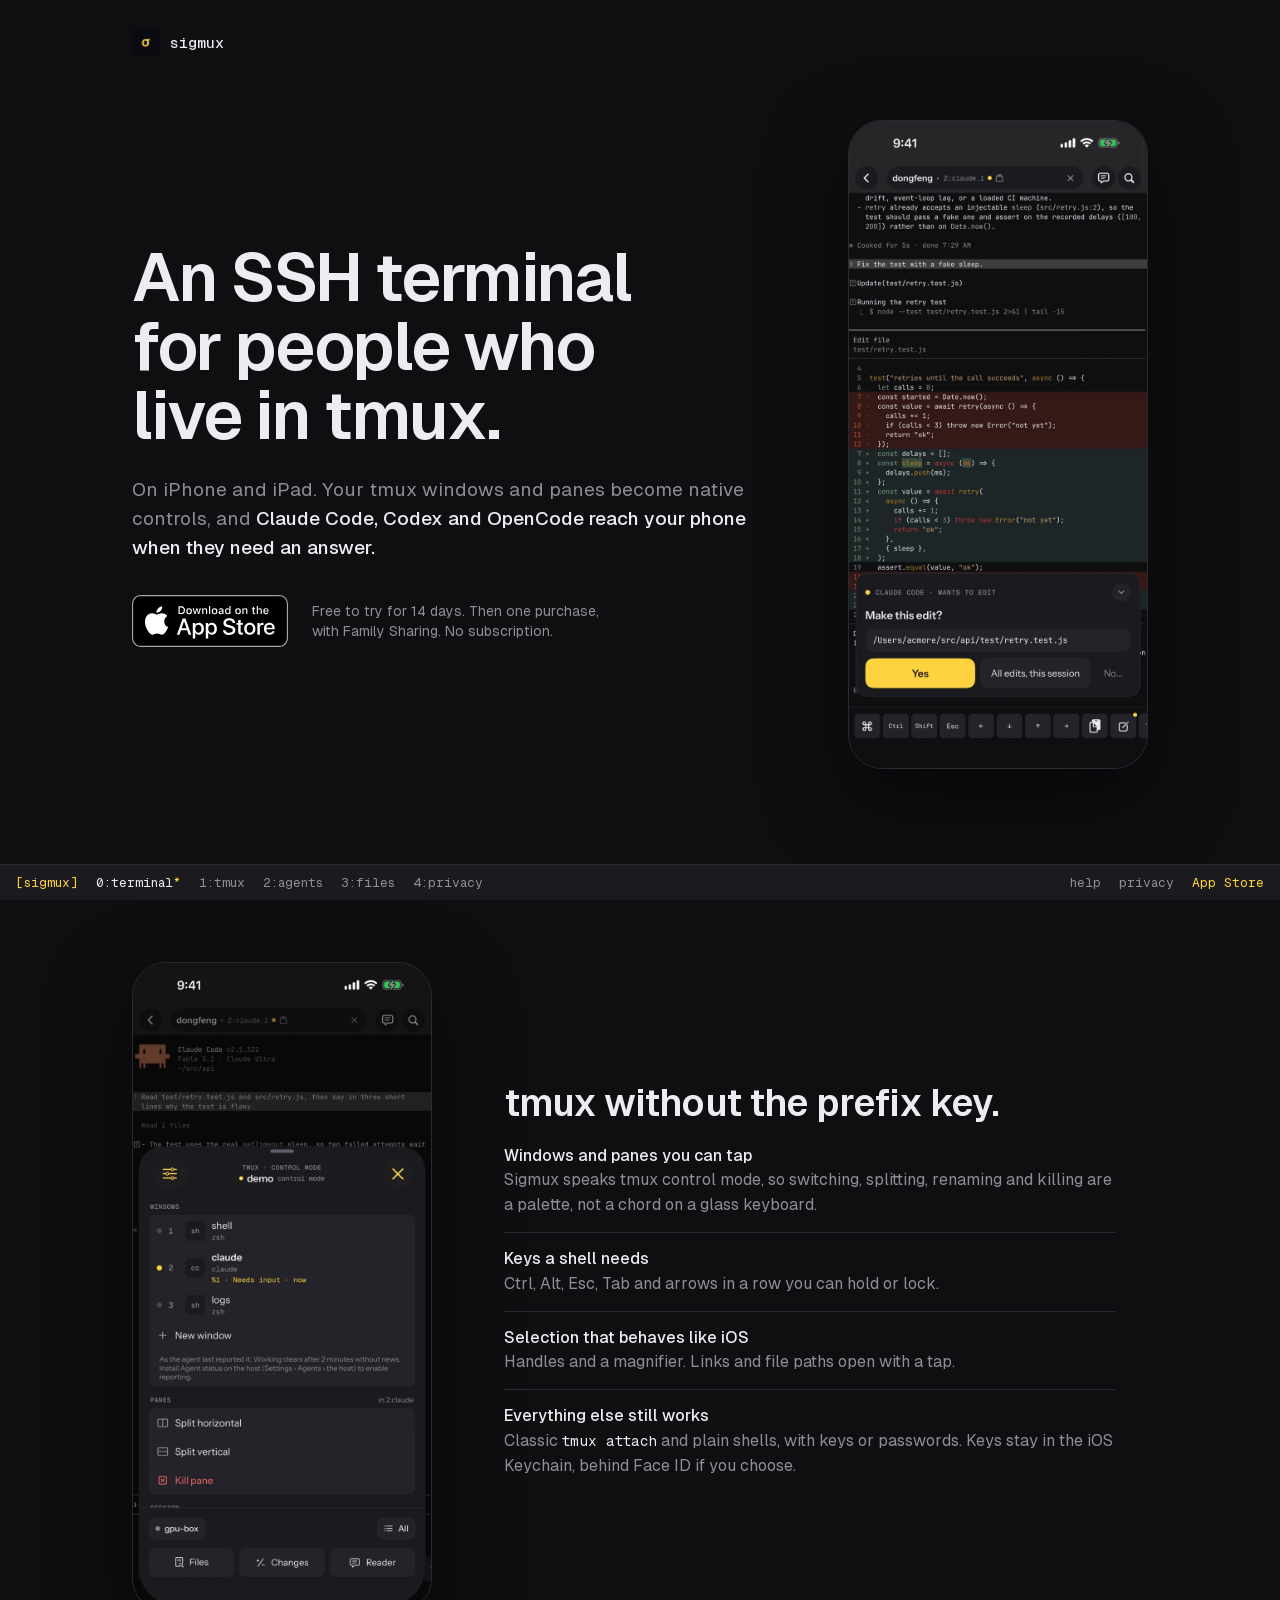
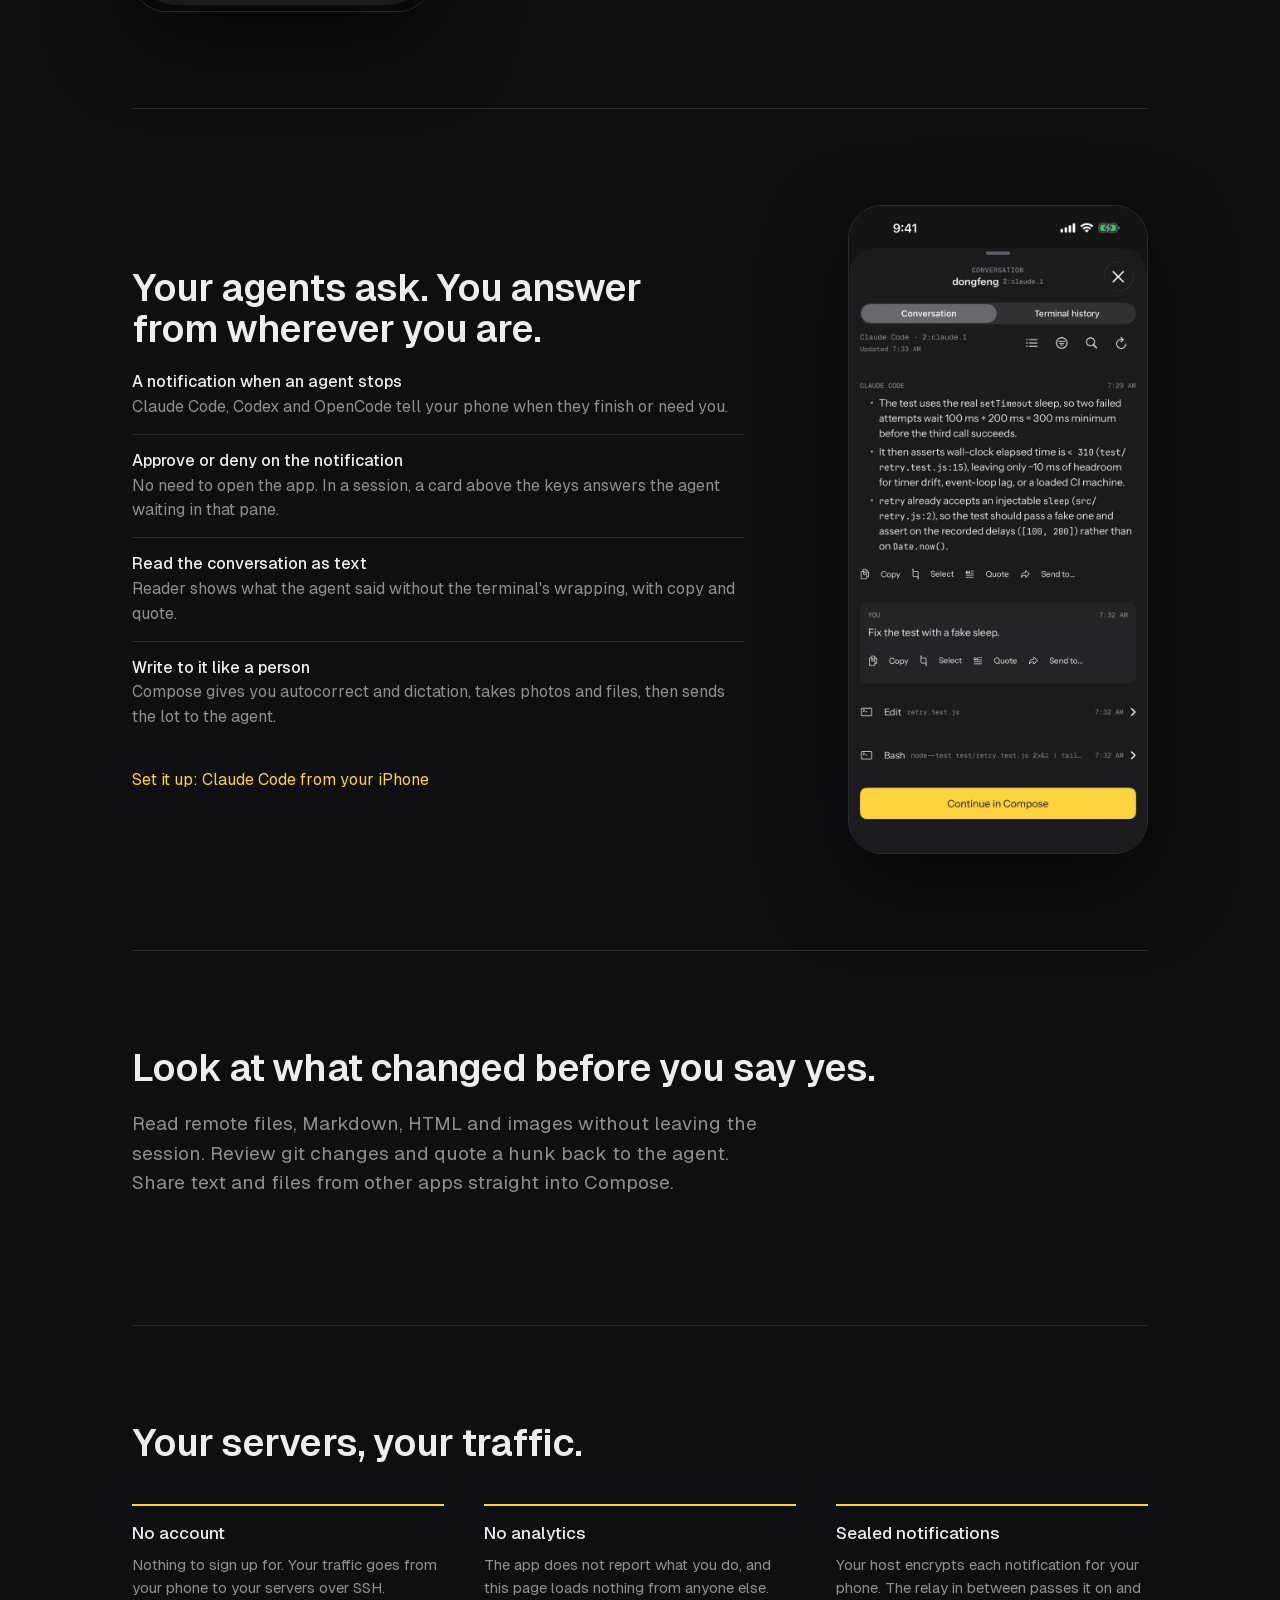
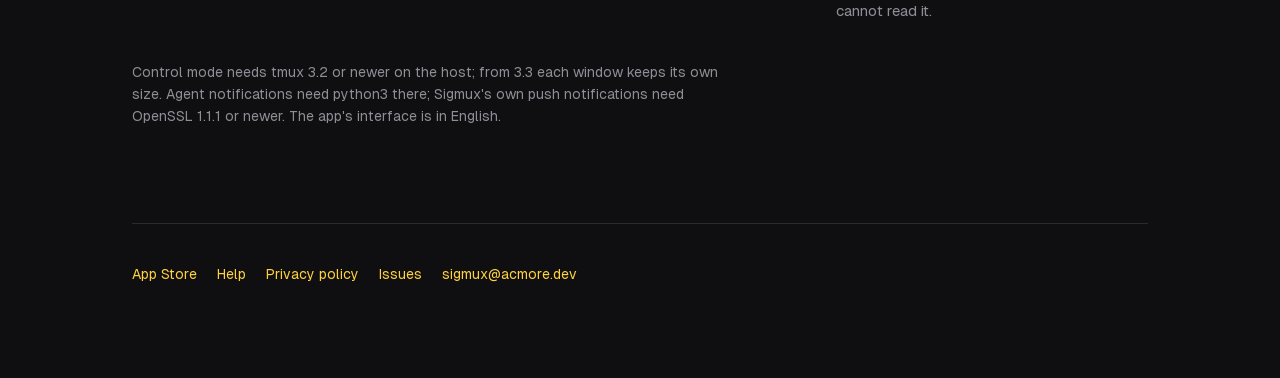
<file: index.html>
<!DOCTYPE html>
<html lang="en">
<head>
<meta charset="utf-8">
<meta name="viewport" content="width=device-width, initial-scale=1">
<title>Sigmux: SSH terminal for tmux and coding agents on iPhone and iPad</title>
<meta name="description" content="An SSH terminal for people who live in tmux. Windows and panes become native controls, and Claude Code, Codex and OpenCode reach your phone when they need an answer.">
<link rel="canonical" href="https://sigmux.acmore.dev/">
<meta name="apple-itunes-app" content="app-id=6769982547">
<meta name="theme-color" content="#0F0F12">
<meta property="og:type" content="website">
<meta property="og:url" content="https://sigmux.acmore.dev/">
<meta property="og:title" content="Sigmux: SSH terminal for tmux and coding agents">
<meta property="og:description" content="Windows and panes become native controls. Claude Code, Codex and OpenCode reach your phone when they need an answer.">
<meta property="og:image" content="https://sigmux.acmore.dev/assets/og.png">
<meta name="twitter:card" content="summary_large_image">
<script type="application/ld+json">
{
  "@context": "https://schema.org",
  "@type": "SoftwareApplication",
  "name": "Sigmux",
  "description": "An SSH terminal for iPhone and iPad built around tmux. Windows and panes become native controls, and Claude Code, Codex and OpenCode reach your phone when they need an answer.",
  "url": "https://sigmux.acmore.dev/",
  "image": "https://sigmux.acmore.dev/assets/og.png",
  "applicationCategory": "DeveloperApplication",
  "operatingSystem": "iOS 16 or later, iPadOS 16 or later",
  "installUrl": "https://apps.apple.com/app/sigmux/id6769982547",
  "offers": {
    "@type": "Offer",
    "price": "0",
    "priceCurrency": "USD",
    "description": "Free download with a 14-day trial; a one-time in-app purchase after that."
  },
  "author": {
    "@type": "Person",
    "name": "acmore"
  }
}
</script>
<link rel="icon" type="image/png" href="assets/icon-64.png">
<link rel="apple-touch-icon" href="assets/icon-180.png">
<link rel="preload" href="fonts/Geist.woff2" as="font" type="font/woff2" crossorigin>
<style>
  @font-face {
    font-family: "Geist";
    src: url("fonts/Geist.woff2") format("woff2");
    font-weight: 100 900;
    font-display: swap;
  }
  @font-face {
    font-family: "Geist Mono";
    src: url("fonts/GeistMono.woff2") format("woff2");
    font-weight: 100 900;
    font-display: swap;
  }
  :root {
    --bg: #0F0F12;
    --surface: #1A1A1F;
    --border: #2A2A31;
    --text: #ECECF1;
    --muted: #8E8E96;
    --accent: #FFD23F;
    --sans: "Geist", -apple-system, BlinkMacSystemFont, "Segoe UI", Helvetica, Arial, sans-serif;
    --mono: "Geist Mono", ui-monospace, "SF Mono", Menlo, monospace;
    --bar: 36px;
  }
  * { box-sizing: border-box; }
  html { scroll-behavior: smooth; scroll-padding-top: 32px; }
  body {
    margin: 0;
    background: var(--bg);
    color: var(--text);
    font: 17px/1.55 var(--sans);
    padding-bottom: var(--bar);
    -webkit-font-smoothing: antialiased;
  }
  a { color: var(--accent); text-decoration: none; }
  a:hover { text-decoration: underline; }
  a:focus-visible { outline: 2px solid var(--accent); outline-offset: 3px; border-radius: 4px; }
  img { display: block; max-width: 100%; height: auto; }

  .page { max-width: 1080px; margin: 0 auto; padding: 0 32px; }

  .name {
    display: flex;
    align-items: center;
    gap: 10px;
    padding: 28px 0 0;
    font: 500 15px var(--mono);
  }
  .name img { width: 28px; height: 28px; border-radius: 7px; }

  .window {
    display: grid;
    grid-template-columns: minmax(0, 1fr) 300px;
    gap: 72px;
    align-items: center;
    padding: 96px 0;
    border-top: 1px solid var(--border);
  }
  .window.first { border-top: 0; padding-top: 64px; }
  .window.flip { grid-template-columns: 300px minmax(0, 1fr); }
  .window.flip .shot { order: -1; }
  .window.text-only { display: block; }

  h1 {
    margin: 0 0 24px;
    font-size: clamp(40px, 6.2vw, 68px);
    font-weight: 600;
    line-height: 1.02;
    letter-spacing: -0.035em;
    text-wrap: balance;
  }
  h2 {
    margin: 0 0 20px;
    font-size: clamp(28px, 3.4vw, 38px);
    font-weight: 600;
    line-height: 1.1;
    letter-spacing: -0.025em;
    text-wrap: balance;
  }
  .lede { max-width: 34em; margin: 0 0 32px; font-size: 19px; color: var(--muted); }
  .lede strong { color: var(--text); font-weight: 500; }

  .get { display: flex; flex-wrap: wrap; align-items: center; gap: 16px 24px; }
  .get .badge img { height: 52px; width: auto; }
  .get p { margin: 0; max-width: 22em; font-size: 14px; line-height: 1.45; color: var(--muted); }

  .points { margin: 0; padding: 0; list-style: none; max-width: 36em; }
  .points li { padding: 14px 0; border-top: 1px solid var(--border); color: var(--muted); font-size: 16px; }
  .points li:first-child { border-top: 0; padding-top: 0; }
  .points strong { display: block; color: var(--text); font-weight: 500; }
  code { font: 0.9em var(--mono); color: var(--text); }
  .next { margin: 24px 0 0; font-size: 16px; }

  .shot img {
    width: 300px;
    border-radius: 34px;
    border: 1px solid var(--border);
    box-shadow: 0 30px 80px rgba(0, 0, 0, 0.55);
  }

  .facts { display: grid; grid-template-columns: repeat(3, minmax(0, 1fr)); gap: 40px; margin: 40px 0 0; }
  .facts div { border-top: 2px solid var(--accent); padding-top: 14px; }
  .facts dt { font-weight: 500; }
  .facts dd { margin: 6px 0 0; color: var(--muted); font-size: 15px; }

  .needs { margin: 40px 0 0; max-width: 44em; font-size: 14px; color: var(--muted); }

  footer { padding: 40px 0 56px; border-top: 1px solid var(--border); font-size: 14px; color: var(--muted); }
  footer a { margin-right: 20px; }

  /* The page's own tmux status line: one window per section. */
  .status {
    position: fixed;
    left: 0; right: 0; bottom: 0;
    height: var(--bar);
    display: flex;
    align-items: center;
    gap: 18px;
    padding: 0 16px;
    background: var(--surface);
    border-top: 1px solid var(--border);
    font: 13px var(--mono);
    white-space: nowrap;
    overflow-x: auto;
    scrollbar-width: none;
  }
  .status::-webkit-scrollbar { display: none; }
  .status .session { color: var(--accent); }
  .status a { color: var(--muted); }
  .status a[aria-current] { color: var(--text); }
  .status a[aria-current]::after { content: "*"; color: var(--accent); }
  .status .right { margin-left: auto; display: flex; gap: 18px; padding-left: 18px; }
  .status .right a:last-child { color: var(--accent); }

  @media (max-width: 820px) {
    .page { padding: 0 20px; }
    .window, .window.flip { grid-template-columns: 1fr; gap: 48px; padding: 64px 0; }
    .window.first { padding-top: 40px; }
    .window.flip .shot { order: 0; }
    .shot img { width: min(280px, 78vw); margin: 0 auto; }
    .facts { grid-template-columns: 1fr; gap: 28px; }
    .status { gap: 9px; font-size: 11.5px; padding: 0 10px; }
    .status .right { display: none; }
  }
  @media (prefers-reduced-motion: reduce) {
    html { scroll-behavior: auto; }
  }
</style>
</head>
<body>
<div class="page">
  <header class="name">
    <img src="assets/icon-64.png" alt="" width="28" height="28">
    <span>sigmux</span>
  </header>

  <main>
    <section class="window first" id="terminal">
      <div>
        <h1>An SSH terminal for people who live in tmux.</h1>
        <p class="lede">On iPhone and iPad. Your tmux windows and panes become native controls, and <strong>Claude Code, Codex and OpenCode reach your phone when they need an answer.</strong></p>
        <div class="get">
          <a class="badge" href="https://apps.apple.com/app/sigmux/id6769982547"><img src="assets/app-store-badge.svg" alt="Download on the App Store" width="156" height="52"></a>
          <p>Free to try for 14 days. Then one purchase, with Family Sharing. No subscription.</p>
        </div>
      </div>
      <div class="shot"><img src="assets/quick-reply.webp" alt="Claude Code in a tmux window in Sigmux, showing the diff of an edit it wants to make. A card above the keys asks Make this edit? and offers Yes, All edits this session, and No." width="718" height="1560"></div>
    </section>

    <section class="window flip" id="tmux">
      <div>
        <h2>tmux without the prefix key.</h2>
        <ul class="points">
          <li><strong>Windows and panes you can tap</strong>Sigmux speaks tmux control mode, so switching, splitting, renaming and killing are a palette, not a chord on a glass keyboard.</li>
          <li><strong>Keys a shell needs</strong>Ctrl, Alt, Esc, Tab and arrows in a row you can hold or lock.</li>
          <li><strong>Selection that behaves like iOS</strong>Handles and a magnifier. Links and file paths open with a tap.</li>
          <li><strong>Everything else still works</strong>Classic <code>tmux attach</code> and plain shells, with keys or passwords. Keys stay in the iOS Keychain, behind Face ID if you choose.</li>
        </ul>
      </div>
      <div class="shot"><img src="assets/palette.webp" alt="The tmux palette in Sigmux: the session's windows, with the one where an agent needs input marked, then Split horizontal, Split vertical and Kill pane" width="718" height="1560" loading="lazy"></div>
    </section>

    <section class="window" id="agents">
      <div>
        <h2>Your agents ask. You answer from wherever you are.</h2>
        <ul class="points">
          <li><strong>A notification when an agent stops</strong>Claude Code, Codex and OpenCode tell your phone when they finish or need you.</li>
          <li><strong>Approve or deny on the notification</strong>No need to open the app. In a session, a card above the keys answers the agent waiting in that pane.</li>
          <li><strong>Read the conversation as text</strong>Reader shows what the agent said without the terminal's wrapping, with copy and quote.</li>
          <li><strong>Write to it like a person</strong>Compose gives you autocorrect and dictation, takes photos and files, then sends the lot to the agent.</li>
        </ul>
        <p class="next"><a href="guides/claude-code-from-iphone.html">Set it up: Claude Code from your iPhone</a></p>
      </div>
      <div class="shot"><img src="assets/reader.webp" alt="Reader in Sigmux: Claude Code's answer as a numbered list in a proportional font, with Copy, Select, Quote and Send to under each message" width="718" height="1560" loading="lazy"></div>
    </section>

    <section class="window text-only" id="files">
      <h2>Look at what changed before you say yes.</h2>
      <p class="lede">Read remote files, Markdown, HTML and images without leaving the session. Review git changes and quote a hunk back to the agent. Share text and files from other apps straight into Compose.</p>
    </section>

    <section class="window text-only" id="privacy">
      <h2>Your servers, your traffic.</h2>
      <dl class="facts">
        <div><dt>No account</dt><dd>Nothing to sign up for. Your traffic goes from your phone to your servers over SSH.</dd></div>
        <div><dt>No analytics</dt><dd>The app does not report what you do, and this page loads nothing from anyone else.</dd></div>
        <div><dt>Sealed notifications</dt><dd>Your host encrypts each notification for your phone. The relay in between passes it on and cannot read it.</dd></div>
      </dl>
      <p class="needs">Control mode needs tmux 3.2 or newer on the host; from 3.3 each window keeps its own size. Agent notifications need python3 there; Sigmux's own push notifications need OpenSSL 1.1.1 or newer. The app's interface is in English.</p>
    </section>
  </main>

  <footer>
    <a href="https://apps.apple.com/app/sigmux/id6769982547">App Store</a><a href="help.html">Help</a><a href="privacy.html">Privacy policy</a><a href="https://github.com/acmore/sigmux-site/issues">Issues</a><a href="mailto:sigmux@acmore.dev">sigmux@acmore.dev</a>
  </footer>
</div>

<nav class="status" aria-label="Sections">
  <span class="session">[sigmux]</span>
  <a href="#terminal">0:terminal</a>
  <a href="#tmux">1:tmux</a>
  <a href="#agents">2:agents</a>
  <a href="#files">3:files</a>
  <a href="#privacy">4:privacy</a>
  <span class="right"><a href="help.html">help</a><a href="privacy.html">privacy</a><a href="https://apps.apple.com/app/sigmux/id6769982547">App Store</a></span>
</nav>

<script>
  // Mark the section on screen as the current window, the way tmux does.
  (function () {
    var links = {};
    document.querySelectorAll(".status a[href^='#']").forEach(function (a) { links[a.hash.slice(1)] = a; });
    function mark(id) {
      Object.keys(links).forEach(function (key) {
        if (key === id) links[key].setAttribute("aria-current", "true");
        else links[key].removeAttribute("aria-current");
      });
    }
    mark("terminal");
    if (!("IntersectionObserver" in window)) return;
    var seen = new IntersectionObserver(function (entries) {
      entries.forEach(function (entry) { if (entry.isIntersecting) mark(entry.target.id); });
    }, { rootMargin: "-45% 0px -50% 0px" });
    document.querySelectorAll("main section[id]").forEach(function (section) { seen.observe(section); });
  })();
</script>
</body>
</html>
</file>
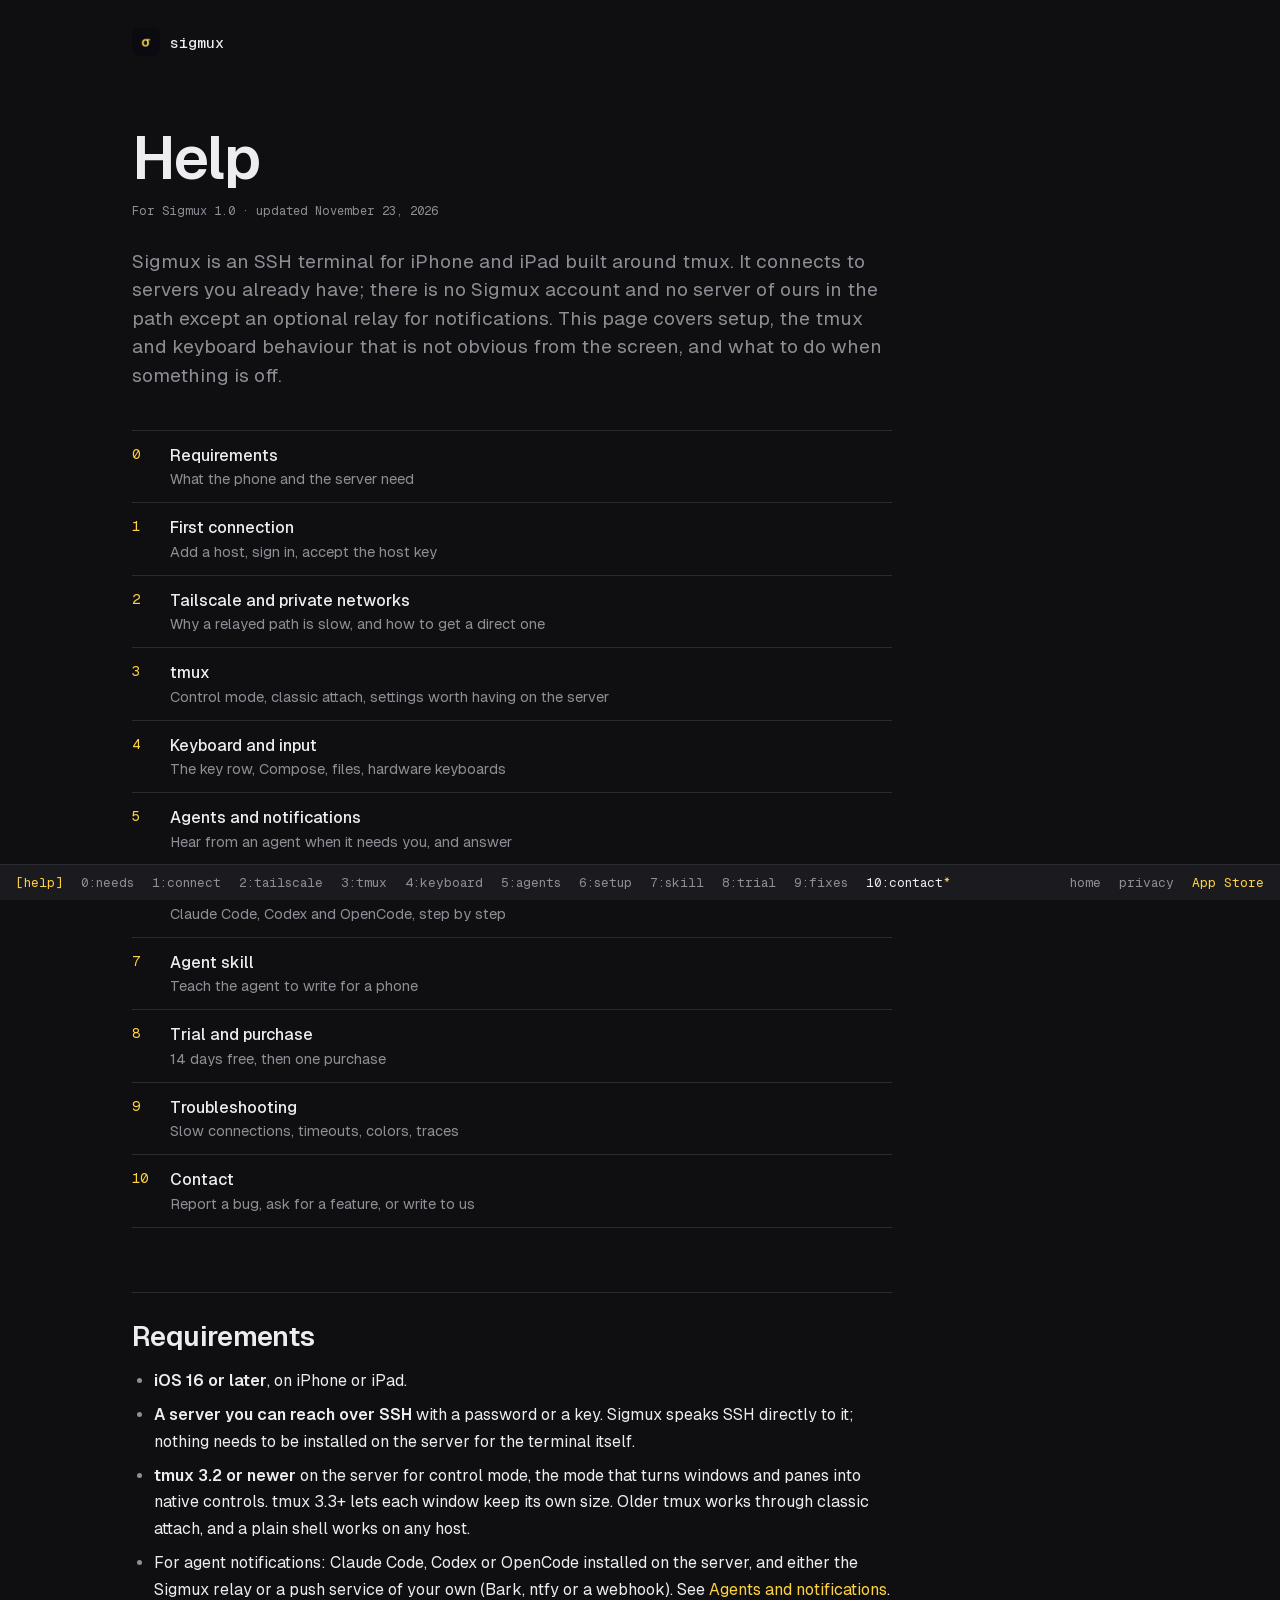
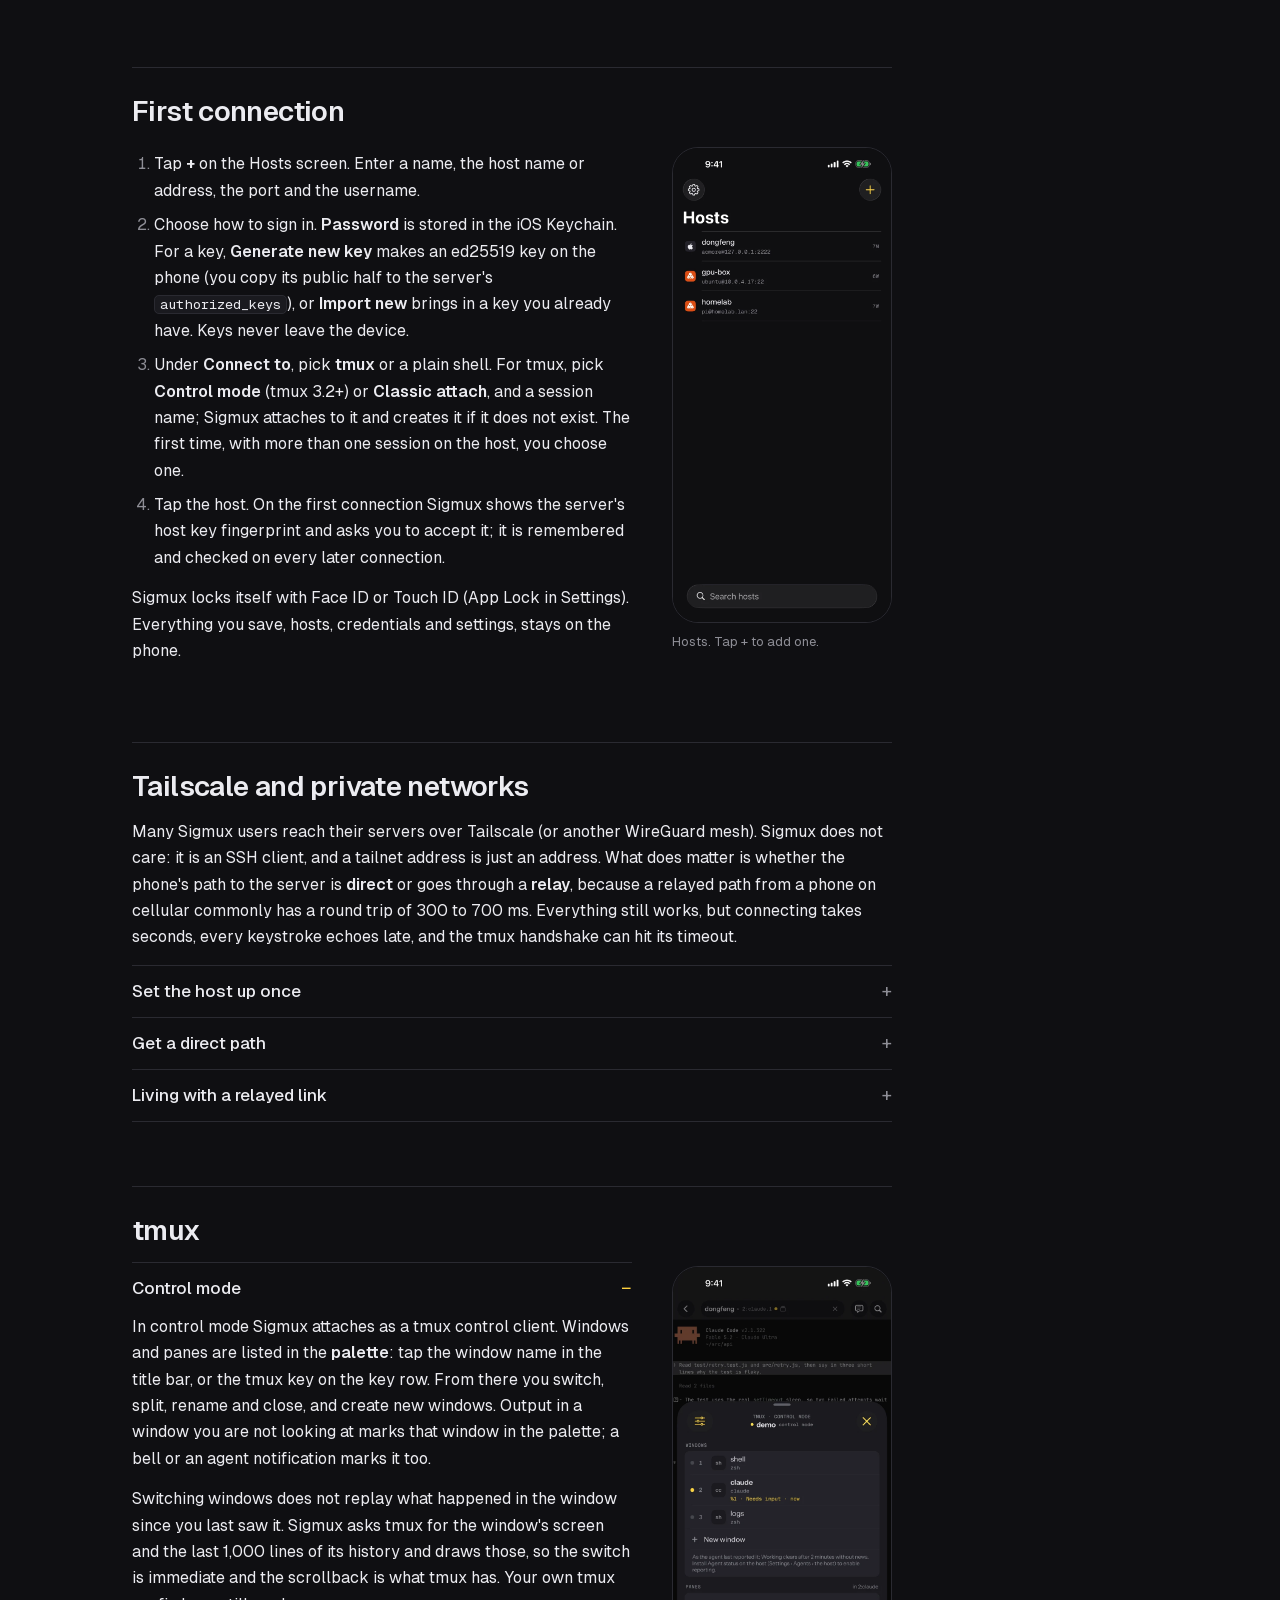
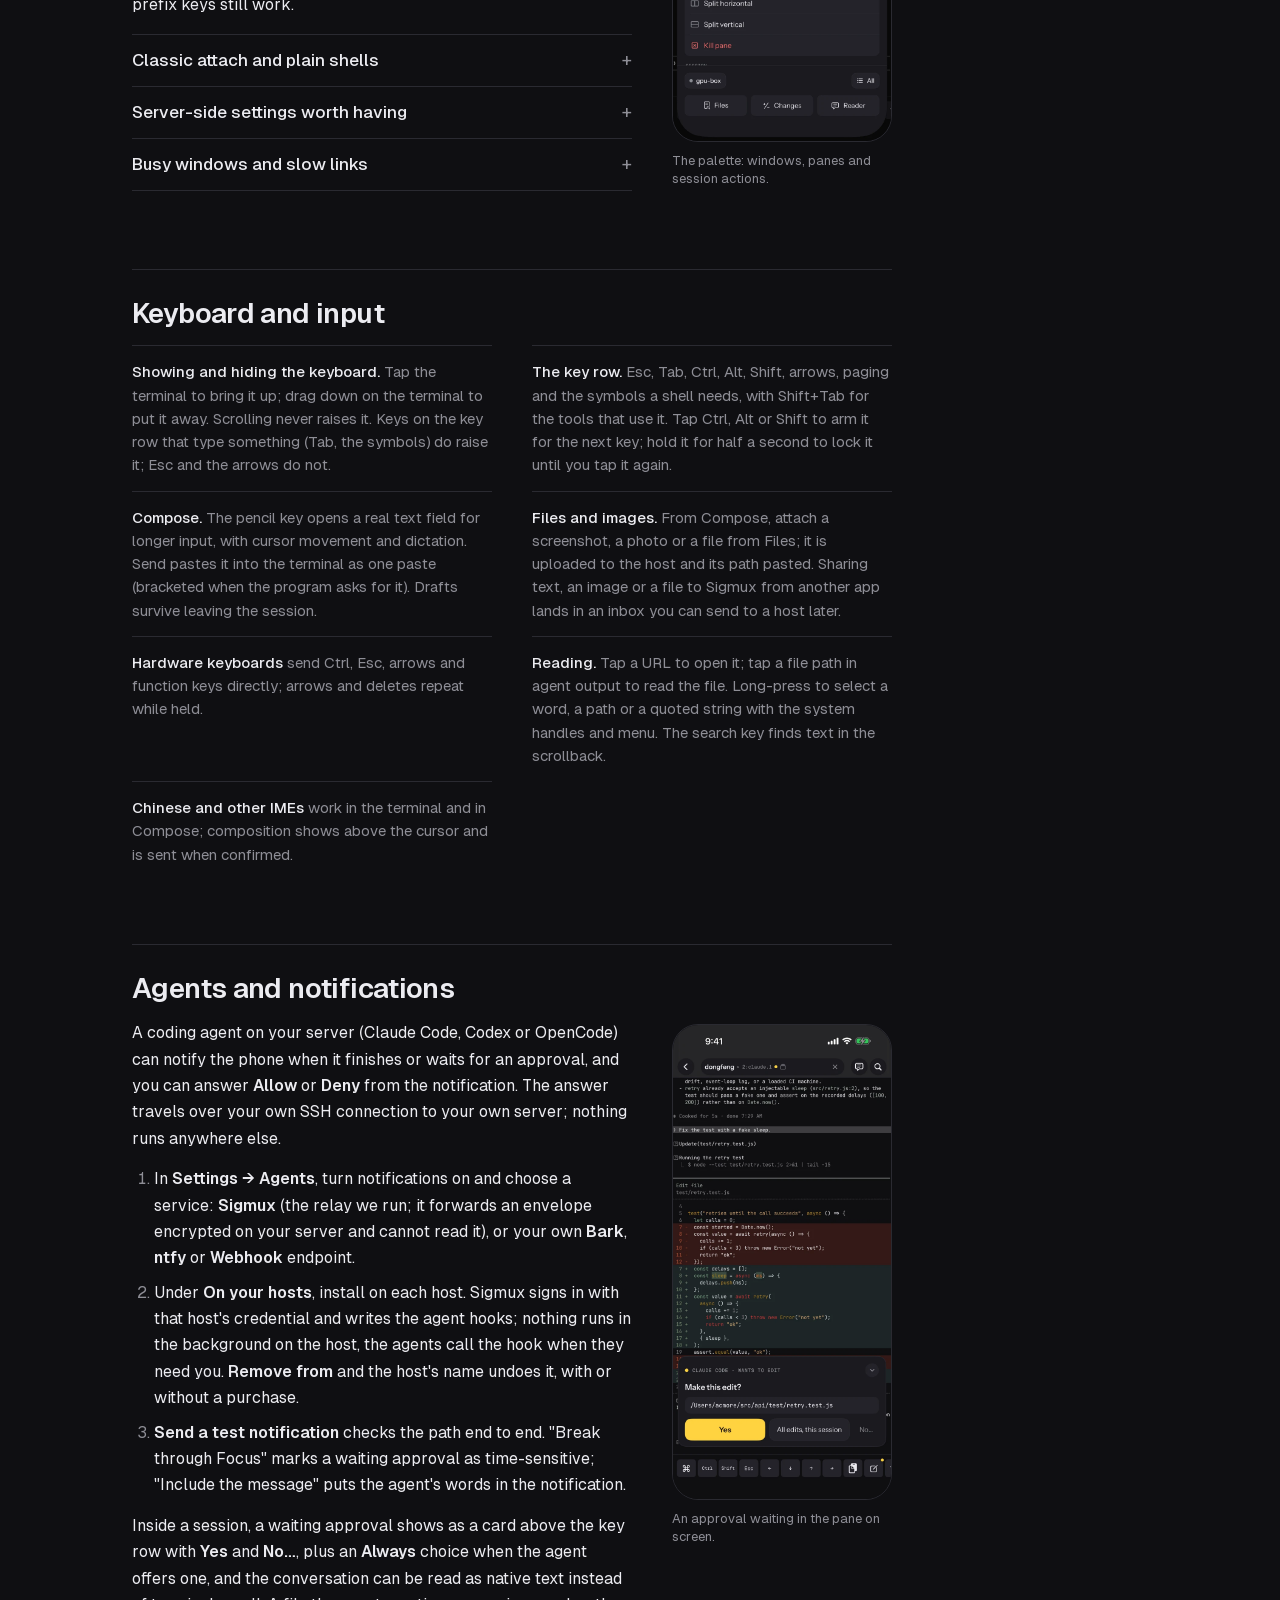
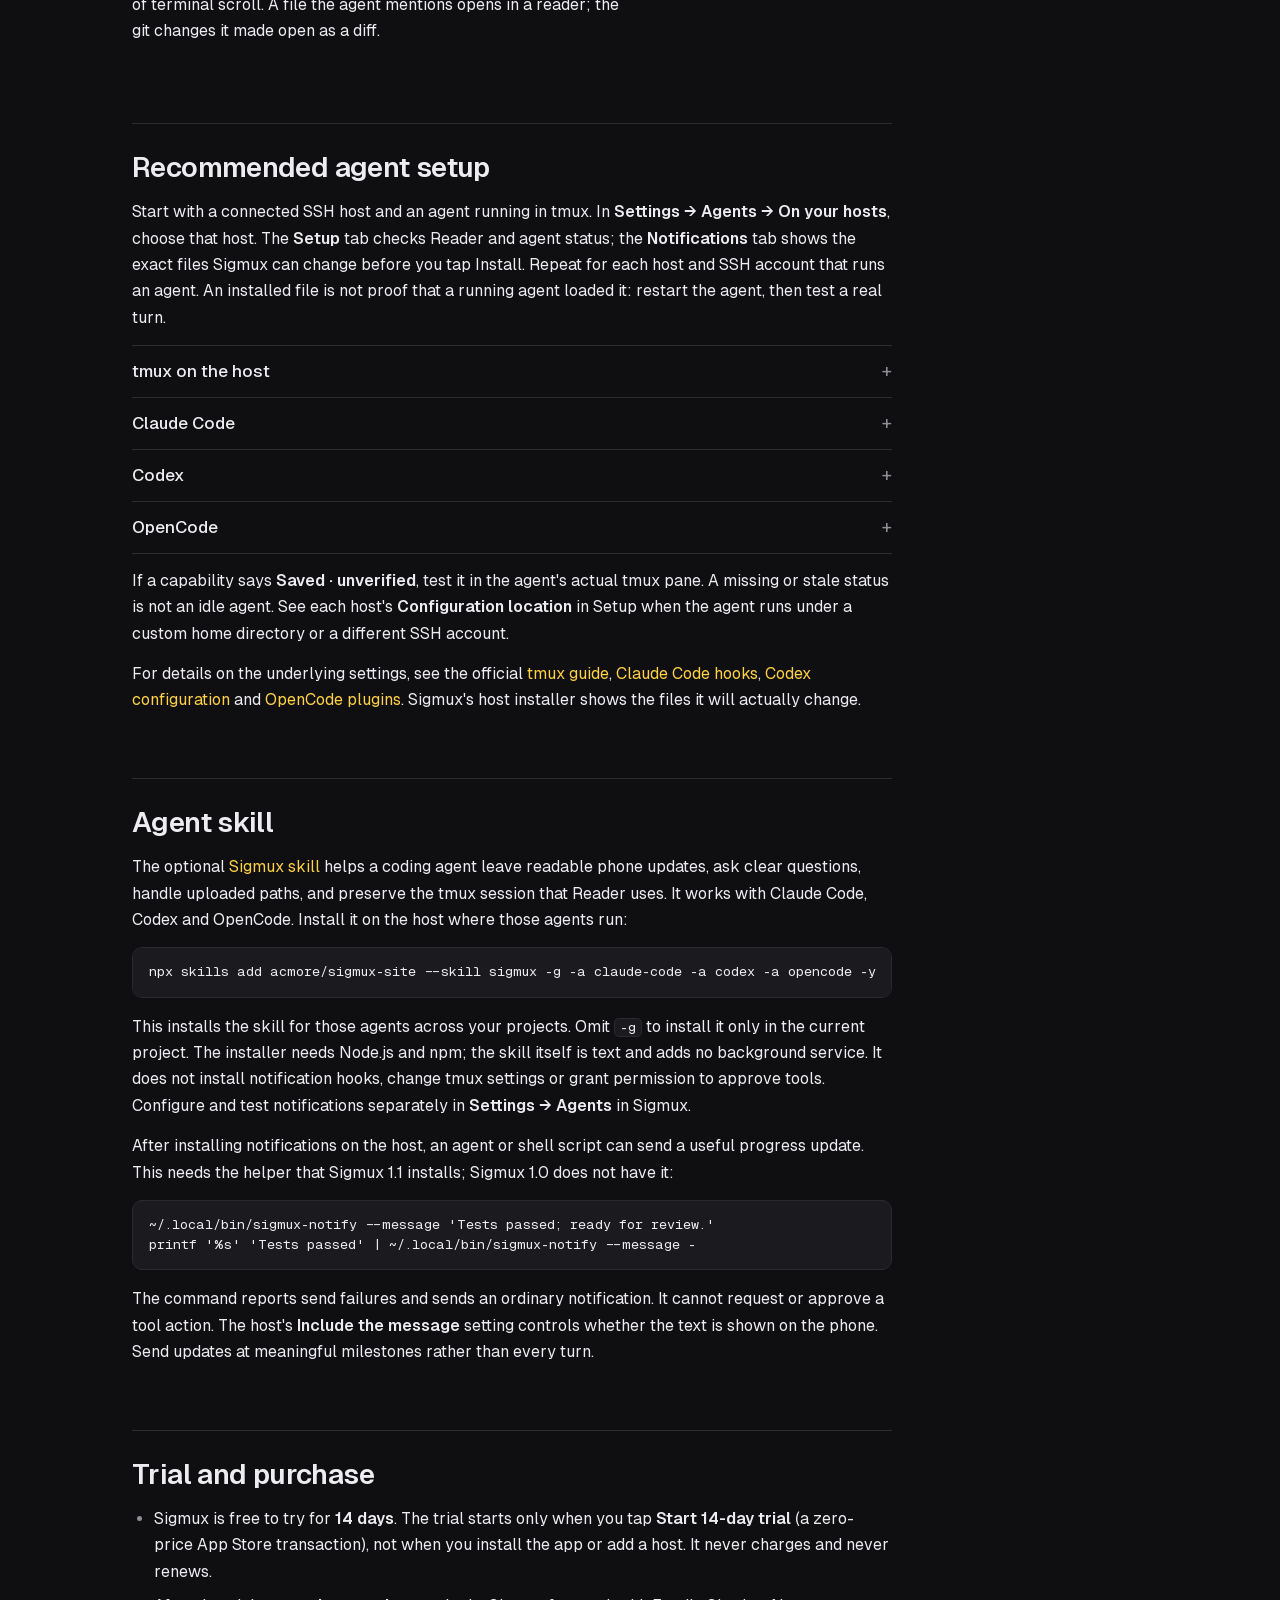
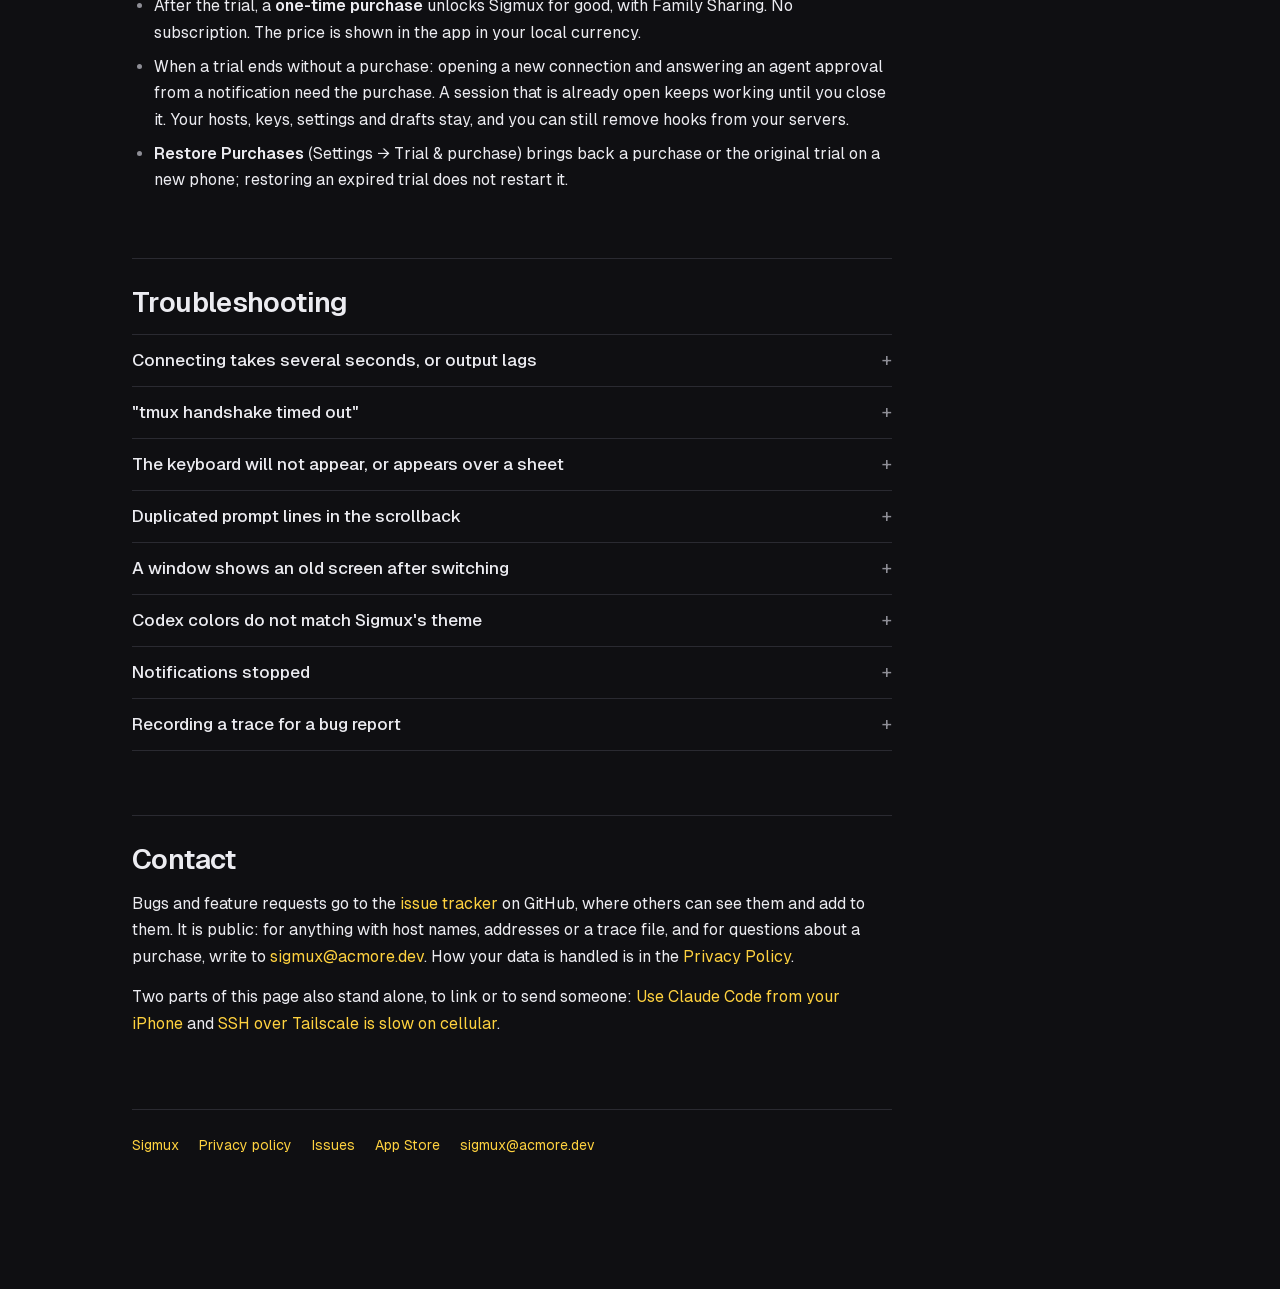
<file: help.html>
<!DOCTYPE html>
<html lang="en">
<head>
<meta charset="utf-8">
<meta name="viewport" content="width=device-width, initial-scale=1">
<title>Help — Sigmux</title>
<meta name="description" content="Set up Sigmux: first connection, Tailscale, tmux, the keyboard, agent notifications, the trial, and what to do when something is off.">
<link rel="canonical" href="https://sigmux.acmore.dev/help.html">
<meta name="theme-color" content="#0F0F12">
<link rel="icon" type="image/png" href="assets/icon-64.png">
<link rel="apple-touch-icon" href="assets/icon-180.png">
<link rel="preload" href="fonts/Geist.woff2" as="font" type="font/woff2" crossorigin>
<style>
  @font-face { font-family: "Geist"; src: url("fonts/Geist.woff2") format("woff2"); font-weight: 100 900; font-display: swap; }
  @font-face { font-family: "Geist Mono"; src: url("fonts/GeistMono.woff2") format("woff2"); font-weight: 100 900; font-display: swap; }
  :root {
    --bg: #0F0F12;
    --surface: #1A1A1F;
    --border: #2A2A31;
    --text: #ECECF1;
    --muted: #8E8E96;
    --accent: #FFD23F;
    --sans: "Geist", -apple-system, BlinkMacSystemFont, "Segoe UI", Helvetica, Arial, sans-serif;
    --mono: "Geist Mono", ui-monospace, "SF Mono", Menlo, monospace;
    --bar: 36px;
  }
  * { box-sizing: border-box; }
  html { scroll-behavior: smooth; scroll-padding-top: 24px; }
  body {
    margin: 0;
    background: var(--bg);
    color: var(--text);
    font: 16px/1.65 var(--sans);
    padding-bottom: var(--bar);
    -webkit-font-smoothing: antialiased;
  }
  a { color: var(--accent); text-decoration: none; }
  a:hover { text-decoration: underline; }
  a:focus-visible, summary:focus-visible { outline: 2px solid var(--accent); outline-offset: 3px; border-radius: 4px; }
  img { display: block; max-width: 100%; height: auto; }

  .page { max-width: 1080px; margin: 0 auto; padding: 0 32px; }
  .name { display: inline-flex; align-items: center; gap: 10px; padding: 28px 0 0; font: 500 15px var(--mono); color: var(--text); }
  .name:hover { text-decoration: none; }
  .name img { width: 28px; height: 28px; border-radius: 7px; }

  main { max-width: 760px; padding: 64px 0 96px; }
  h1 { margin: 0 0 12px; font-size: clamp(40px, 6vw, 60px); font-weight: 600; line-height: 1.02; letter-spacing: -0.035em; }
  .date { font: 12px/1.5 var(--mono); color: var(--muted); }
  .summary { margin: 28px 0 0; font-size: 19px; line-height: 1.5; color: var(--muted); }

  /* The page's sections, listed the way tmux lists windows. */
  .windows { margin: 40px 0 0; padding: 0; list-style: none; border-top: 1px solid var(--border); }
  .windows li { margin: 0; border-bottom: 1px solid var(--border); }
  .windows a { display: grid; grid-template-columns: 34px 1fr; gap: 0 4px; padding: 12px 0; color: var(--text); }
  .windows a:hover { text-decoration: none; background: var(--surface); }
  .windows .n { font: 14px/1.7 var(--mono); color: var(--accent); }
  .windows .t { font-weight: 500; }
  .windows .d { grid-column: 2; color: var(--muted); font-size: 14.5px; line-height: 1.45; }

  section { padding-top: 28px; margin-top: 64px; border-top: 1px solid var(--border); }
  h2 { margin: 0 0 16px; font-size: 28px; font-weight: 600; line-height: 1.12; letter-spacing: -0.022em; }
  h3 { margin: 32px 0 8px; font-size: 17px; font-weight: 600; }
  p { margin: 0 0 14px; }
  ul, ol { margin: 0 0 14px; padding-left: 22px; }
  li { margin: 8px 0; }
  li::marker { color: var(--muted); }
  strong { font-weight: 600; }

  /* A section with a screenshot beside its text. */
  .shown { display: grid; grid-template-columns: minmax(0, 1fr) 220px; gap: 40px; align-items: start; }
  .shown figure { margin: 4px 0 0; }
  .shown figure img { width: 220px; border-radius: 26px; border: 1px solid var(--border); }
  .shown figcaption { margin-top: 10px; font-size: 13px; line-height: 1.4; color: var(--muted); }

  /* Detail a reader opens when they need it. */
  details { border-top: 1px solid var(--border); }
  details:last-of-type { border-bottom: 1px solid var(--border); margin-bottom: 14px; }
  summary {
    display: flex; align-items: baseline; justify-content: space-between; gap: 16px;
    padding: 14px 0; cursor: pointer; list-style: none;
    font-size: 17px; font-weight: 500; line-height: 1.35;
  }
  summary::-webkit-details-marker { display: none; }
  summary::after { content: "+"; font: 400 18px/1 var(--mono); color: var(--muted); flex: none; }
  details[open] > summary::after { content: "\2212"; color: var(--accent); }
  summary:hover { color: var(--accent); }
  details > .inside { padding: 0 0 12px; }
  details > .inside > :last-child { margin-bottom: 4px; }

  .keys { list-style: none; padding: 0; display: grid; grid-template-columns: repeat(2, minmax(0, 1fr)); gap: 0 40px; }
  .keys li { margin: 0; padding: 14px 0; border-top: 1px solid var(--border); color: var(--muted); font-size: 15px; line-height: 1.55; }
  .keys li strong { color: var(--text); font-weight: 500; }

  code, pre { font-family: var(--mono); font-size: 13.5px; }
  code { background: var(--surface); border: 1px solid var(--border); border-radius: 5px; padding: 1px 5px; }
  pre { background: var(--surface); border: 1px solid var(--border); border-radius: 10px; padding: 14px 16px; overflow-x: auto; margin: 12px 0 16px; line-height: 1.5; }
  pre code { background: none; border: 0; padding: 0; }
  dt { font-weight: 600; margin-top: 12px; }
  dd { margin: 2px 0 0; }
  table { width: 100%; border-collapse: collapse; margin: 12px 0 16px; font-size: 15px; }
  th, td { text-align: left; vertical-align: top; padding: 10px 12px 10px 0; border-top: 1px solid var(--border); }
  th { font-weight: 600; color: var(--muted); border-top: 0; }

  footer { margin-top: 72px; padding-top: 24px; border-top: 1px solid var(--border); font-size: 14px; color: var(--muted); }
  footer a { margin-right: 20px; }

  /* The tmux status line: this page is the session, its sections the windows. */
  .status {
    position: fixed; left: 0; right: 0; bottom: 0; height: var(--bar);
    display: flex; align-items: center; gap: 18px; padding: 0 16px;
    background: var(--surface); border-top: 1px solid var(--border);
    font: 13px var(--mono); white-space: nowrap; overflow-x: auto; scrollbar-width: none;
  }
  .status::-webkit-scrollbar { display: none; }
  .status .session { color: var(--accent); }
  .status a { color: var(--muted); }
  .status a[aria-current] { color: var(--text); }
  .status a[aria-current]::after { content: "*"; color: var(--accent); }
  .status .right { margin-left: auto; display: flex; gap: 18px; padding-left: 18px; }
  .status .right a:last-child { color: var(--accent); }

  @media (max-width: 820px) {
    .page { padding: 0 20px; }
    main { padding: 40px 0 72px; }
    .shown { grid-template-columns: 1fr; gap: 24px; }
    .shown figure img { width: min(240px, 70vw); }
    .keys { grid-template-columns: 1fr; }
    .status { gap: 12px; font-size: 12px; padding: 0 12px; }
  }
  @media (prefers-reduced-motion: reduce) { html { scroll-behavior: auto; } }
</style>
</head>
<body>
<div class="page">
  <a class="name" href="./"><img src="assets/icon-64.png" alt="" width="28" height="28"><span>sigmux</span></a>

  <main>
  <h1>Help</h1>
  <div class="date">For Sigmux 1.0 · updated November 23, 2026</div>

  <div class="summary">
    Sigmux is an SSH terminal for iPhone and iPad built around tmux. It
    connects to servers you already have; there is no Sigmux account and no
    server of ours in the path except an optional relay for notifications.
    This page covers setup, the tmux and keyboard behaviour that is not
    obvious from the screen, and what to do when something is off.
  </div>

  <ol class="windows" aria-label="On this page">
    <li><a href="#requirements"><span class="n">0</span><span class="t">Requirements</span><span class="d">What the phone and the server need</span></a></li>
    <li><a href="#first-connection"><span class="n">1</span><span class="t">First connection</span><span class="d">Add a host, sign in, accept the host key</span></a></li>
    <li><a href="#tailscale"><span class="n">2</span><span class="t">Tailscale and private networks</span><span class="d">Why a relayed path is slow, and how to get a direct one</span></a></li>
    <li><a href="#tmux"><span class="n">3</span><span class="t">tmux</span><span class="d">Control mode, classic attach, settings worth having on the server</span></a></li>
    <li><a href="#keyboard"><span class="n">4</span><span class="t">Keyboard and input</span><span class="d">The key row, Compose, files, hardware keyboards</span></a></li>
    <li><a href="#agents"><span class="n">5</span><span class="t">Agents and notifications</span><span class="d">Hear from an agent when it needs you, and answer</span></a></li>
    <li><a href="#recommended-agent-setup"><span class="n">6</span><span class="t">Recommended agent setup</span><span class="d">Claude Code, Codex and OpenCode, step by step</span></a></li>
    <li><a href="#agent-skill"><span class="n">7</span><span class="t">Agent skill</span><span class="d">Teach the agent to write for a phone</span></a></li>
    <li><a href="#trial"><span class="n">8</span><span class="t">Trial and purchase</span><span class="d">14 days free, then one purchase</span></a></li>
    <li><a href="#troubleshooting"><span class="n">9</span><span class="t">Troubleshooting</span><span class="d">Slow connections, timeouts, colors, traces</span></a></li>
    <li><a href="#contact"><span class="n">10</span><span class="t">Contact</span><span class="d">Report a bug, ask for a feature, or write to us</span></a></li>
  </ol>

  <section id="requirements">
  <h2>Requirements</h2>
  <ul>
    <li><strong>iOS 16 or later</strong>, on iPhone or iPad.</li>
    <li><strong>A server you can reach over SSH</strong> with a password or a
    key. Sigmux speaks SSH directly to it; nothing needs to be installed on
    the server for the terminal itself.</li>
    <li><strong>tmux 3.2 or newer</strong> on the server for control mode,
    the mode that turns windows and panes into native controls. tmux 3.3+
    lets each window keep its own size. Older tmux works through classic
    attach, and a plain shell works on any host.</li>
    <li>For agent notifications: Claude Code, Codex or OpenCode installed on
    the server, and either the Sigmux relay or a push service of your own
    (Bark, ntfy or a webhook). See <a href="#agents">Agents and notifications</a>.</li>
  </ul>
  </section>

  <section id="first-connection">
  <h2>First connection</h2>
  <div class="shown">
  <div>
  <ol>
    <li>Tap <strong>+</strong> on the Hosts screen. Enter a name, the host
    name or address, the port and the username.</li>
    <li>Choose how to sign in. <strong>Password</strong> is stored in the iOS
    Keychain. For a key, <strong>Generate new key</strong> makes an ed25519
    key on the phone (you copy its public half to the server's
    <code>authorized_keys</code>), or <strong>Import new</strong> brings in
    a key you already have. Keys never leave the device.</li>
    <li>Under <strong>Connect to</strong>, pick <strong>tmux</strong> or a
    plain shell. For tmux, pick <strong>Control mode</strong> (tmux 3.2+) or
    <strong>Classic attach</strong>, and a session name; Sigmux attaches to
    it and creates it if it does not exist. The first time, with more than
    one session on the host, you choose one.</li>
    <li>Tap the host. On the first connection Sigmux shows the server's host
    key fingerprint and asks you to accept it; it is remembered and checked
    on every later connection.</li>
  </ol>
  <p>Sigmux locks itself with Face ID or Touch ID (App Lock in Settings).
  Everything you save, hosts, credentials and settings, stays on the phone.</p>
  </div>
  <figure><img src="assets/hosts.webp" alt="The Hosts screen in Sigmux with three saved hosts" width="780" height="1695" loading="lazy"><figcaption>Hosts. Tap + to add one.</figcaption></figure>
  </div>
  </section>

  <section id="tailscale">
  <h2>Tailscale and private networks</h2>
  <p>Many Sigmux users reach their servers over Tailscale (or another
  WireGuard mesh). Sigmux does not care: it is an SSH client, and a tailnet
  address is just an address. What does matter is whether the phone's path
  to the server is <strong>direct</strong> or goes through a
  <strong>relay</strong>, because a relayed path from a phone on cellular
  commonly has a round trip of 300 to 700 ms. Everything still works, but
  connecting takes seconds, every keystroke echoes late, and the tmux
  handshake can hit its timeout.</p>
  <details>
    <summary>Set the host up once</summary>
    <div class="inside">
  <ul>
    <li>Use the <strong>MagicDNS name</strong> (<code>mac.tailnet-name.ts.net</code>
    or just <code>mac</code>) or the stable <code>100.x.y.z</code> address as
    the host name. Both survive IP changes, so the remembered host key keeps
    matching.</li>
    <li>Keep the ordinary SSH server (OpenSSH) listening and sign in with a
    key, as on any host. <strong>Tailscale SSH</strong> with "check mode"
    asks you to confirm in a browser before each login; Sigmux has no browser
    to do that in, so either exempt the phone from check mode in your ACL or
    keep OpenSSH.</li>
    <li>Leave the server awake. A Mac that sleeps does not answer; in System
    Settings turn off sleep while on power, or run <code>caffeinate -s</code>
    in a tmux window you keep around.</li>
  </ul>
    </div>
  </details>
  <details>
    <summary>Get a direct path</summary>
    <div class="inside">
  <p>A phone on cellular sits behind carrier NAT, so the connection can only
  be direct if the <em>server's</em> side can be reached. Check with
  <code>tailscale status</code> on the server: a line that says
  <code>relay "hkg"</code> (or any relay name) next to the phone means every
  byte goes through that relay; <code>direct</code> with an address means
  you are done. Then, in order of effect:</p>
  <ol>
    <li><strong>IPv6 at home or on the VPS.</strong> Carriers hand phones
    IPv6; if the server has a public IPv6 address too, Tailscale connects
    directly without any NAT tricks. This is the single most effective
    change.</li>
    <li><strong>Let the router map a port.</strong> Enable UPnP or NAT-PMP on
    the home router, or forward one UDP port to the server and pin Tailscale
    to it: <code>tailscale up --port=41641</code> (keep your other flags) and
    forward UDP 41641. On a cloud VM, open UDP 41641 inbound in the security
    group.</li>
    <li><strong>Avoid double NAT.</strong> A 5G home gateway or an ISP modem
    in front of your own router usually means two NATs and no hole punching.
    Put the modem in bridge mode, or use the ISP's IPv6.</li>
    <li><strong>A relay of your own nearby.</strong> If the server must stay
    behind a hard NAT, a small VPS in the same region as the phone running a
    custom DERP (or acting as a Tailscale peer relay) cuts the round trip to
    tens of milliseconds, still relayed but close.</li>
  </ol>
  <p><code>tailscale netcheck</code> on the server reports the NAT type and
  whether a port mapping was found; "MappingVariesByDestIP: true" with no
  mapping is the case that only IPv6 or a forwarded port fixes.</p>
    </div>
  </details>
  <details>
    <summary>Living with a relayed link</summary>
    <div class="inside">
  <ul>
    <li>Keep sessions attached rather than closing them: reconnecting into
    the same tmux session is one tap from the Disconnected band and costs one
    handshake, and nothing is lost on the server meanwhile.</li>
    <li>Use <strong>Compose</strong> for anything longer than a command;
    typing character by character over a 500 ms echo is miserable, one paste
    is not.</li>
    <li>Raise the host's <strong>Keepalive</strong> interval a little if the
    cellular link drops the SSH connection often; the default is tuned for
    direct paths.</li>
    <li>Agent notifications do not use the tailnet at all: the hook on the
    server posts to the relay (or your Bark, ntfy or webhook) over the public
    internet, so the server needs outbound HTTPS and the phone needs nothing
    but its own connectivity.</li>
  </ul>
    </div>
  </details>
  </section>

  <section id="tmux">
  <h2>tmux</h2>
  <div class="shown">
  <div>

  <details open>
    <summary>Control mode</summary>
    <div class="inside">
  <p>In control mode Sigmux attaches as a tmux control client. Windows and
  panes are listed in the <strong>palette</strong>: tap the window name in
  the title bar, or the tmux key on the key row. From there you switch,
  split, rename and close, and create new windows. Output in a window you
  are not looking at marks that window in the palette; a bell or an agent
  notification marks it too.</p>
  <p>Switching windows does not replay what happened in the window since you
  last saw it. Sigmux asks tmux for the window's screen and the last 1,000
  lines of its history and draws those, so the switch is immediate and the
  scrollback is what tmux has. Your own tmux prefix keys still work.</p>
    </div>
  </details>
  <details>
    <summary>Classic attach and plain shells</summary>
    <div class="inside">
  <p>Classic attach runs the ordinary <code>tmux attach</code> in a terminal,
  for servers with an older tmux. A plain shell is just a shell. In both,
  Sigmux can still show the tmux palette and key row: set <strong>tmux
  controls</strong> on the host to Auto (shown while a tmux is detected), On
  or Off, and set the <strong>Prefix</strong> (Ctrl-b or Ctrl-a) so the
  palette can drive tmux through keystrokes. If you start tmux with a custom
  socket, enter the path that <code>tmux display-message -p
  '#{socket_path}'</code> prints.</p>
    </div>
  </details>
  <details>
    <summary>Server-side settings worth having</summary>
    <div class="inside">
  <ul>
    <li>On tmux 3.7, add this to <code>~/.tmux.conf</code> and reconnect,
    so full-screen programs redraw without flicker (tmux 3.8 detects it by
    itself):
      <pre><code>set -as terminal-features ',xterm-256color:sync'</code></pre></li>
    <li>If your prompt shows up twice in the scrollback after a resize, add:
      <pre><code>set -g scroll-on-clear off</code></pre></li>
  </ul>
    </div>
  </details>
  <details>
    <summary>Busy windows and slow links</summary>
    <div class="inside">
  <p>When a window produces output faster than the link can carry it, tmux
  pauses that window for Sigmux instead of letting everything queue behind
  it. The window you are looking at is resumed at once and redrawn from a
  fresh capture; a window you are not looking at stays paused until you
  open it. Hosts whose session is not on screen are paused the same way, so
  keeping three servers attached costs about what one does.</p>
    </div>
  </details>
  </div>
  <figure><img src="assets/palette.webp" alt="The tmux palette in Sigmux listing windows and pane actions" width="718" height="1560" loading="lazy"><figcaption>The palette: windows, panes and session actions.</figcaption></figure>
  </div>
  </section>

  <section id="keyboard">
  <h2>Keyboard and input</h2>
  <ul class="keys">
    <li><strong>Showing and hiding the keyboard.</strong> Tap the terminal to
    bring it up; drag down on the terminal to put it away. Scrolling never
    raises it. Keys on the key row that type something (Tab, the symbols) do
    raise it; Esc and the arrows do not.</li>
    <li><strong>The key row.</strong> Esc, Tab, Ctrl, Alt, Shift, arrows,
    paging and the symbols a shell needs, with Shift+Tab for the tools that
    use it. Tap Ctrl, Alt or Shift to arm it for the next key; hold it for
    half a second to lock it until you tap it again.</li>
    <li><strong>Compose.</strong> The pencil key opens a real text field for
    longer input, with cursor movement and dictation. Send pastes it into the
    terminal as one paste (bracketed when the program asks for it). Drafts
    survive leaving the session.</li>
    <li><strong>Files and images.</strong> From Compose, attach a screenshot,
    a photo or a file from Files; it is uploaded to the host and its path
    pasted. Sharing text, an image or a file to Sigmux from another app
    lands in an inbox you can send to a host later.</li>
    <li><strong>Hardware keyboards</strong> send Ctrl, Esc, arrows and
    function keys directly; arrows and deletes repeat while held.</li>
    <li><strong>Reading.</strong> Tap a URL to open it; tap a file path in
    agent output to read the file. Long-press to select a word, a path or a
    quoted string with the system handles and menu. The search key finds text
    in the scrollback.</li>
    <li><strong>Chinese and other IMEs</strong> work in the terminal and in
    Compose; composition shows above the cursor and is sent when confirmed.</li>
  </ul>
  </section>

  <section id="agents">
  <h2>Agents and notifications</h2>
  <div class="shown">
  <div>
  <p>A coding agent on your server (Claude Code, Codex or OpenCode) can
  notify the phone when it finishes or waits for an approval, and you can
  answer <strong>Allow</strong> or <strong>Deny</strong> from the
  notification. The answer travels over your own SSH connection to your own
  server; nothing runs anywhere else.</p>
  <ol>
    <li>In <strong>Settings → Agents</strong>, turn notifications on and
    choose a service: <strong>Sigmux</strong> (the relay we run; it forwards
    an envelope encrypted on your server and cannot read it), or your own
    <strong>Bark</strong>, <strong>ntfy</strong> or <strong>Webhook</strong>
    endpoint.</li>
    <li>Under <strong>On your hosts</strong>, install on each host. Sigmux
    signs in with that host's credential and writes the agent hooks; nothing
    runs in the background on the host, the agents call the hook when they
    need you. <strong>Remove from</strong> and the host's name undoes it, with or without a
    purchase.</li>
    <li><strong>Send a test notification</strong> checks the path end to
    end. "Break through Focus" marks a waiting approval as time-sensitive;
    "Include the message" puts the agent's words in the notification.</li>
  </ol>
  <p>Inside a session, a waiting approval shows as a card above the key row
  with <strong>Yes</strong> and <strong>No…</strong>, plus an
  <strong>Always</strong> choice when the agent offers one, and the conversation can be read as native
  text instead of terminal scroll. A file the agent mentions opens in a
  reader; the git changes it made open as a diff.</p>
  </div>
  <figure><img src="assets/quick-reply.webp" alt="A card above the keys asking whether Claude Code may make an edit" width="718" height="1560" loading="lazy"><figcaption>An approval waiting in the pane on screen.</figcaption></figure>
  </div>
  </section>

  <section id="recommended-agent-setup">
  <h2>Recommended agent setup</h2>
  <p>Start with a connected SSH host and an agent running in tmux. In
  <strong>Settings → Agents → On your hosts</strong>, choose that host. The
  <strong>Setup</strong> tab checks Reader and agent status; the
  <strong>Notifications</strong> tab shows the exact files Sigmux can change
  before you tap Install. Repeat for each host and SSH account that runs an
  agent. An installed file is not proof that a running agent loaded it: restart
  the agent, then test a real turn.</p>
  <details>
    <summary>tmux on the host</summary>
    <div class="inside">
  <p>Sigmux needs tmux 3.2 or newer for Control mode. These settings in
  <code>~/.tmux.conf</code> are useful if you keep longer histories or use
  Classic attach. Keep only the lines you want:</p>
  <pre><code>set -g history-limit 10000
set -g mouse on</code></pre>
  <p><code>history-limit</code> retains more lines on the host. Mouse mode is
  useful for scrolling in Classic attach or tmux clients on other terminals;
  Sigmux handles scrolling itself in Control mode. On tmux 3.7, these
  additional settings help avoid duplicated prompt lines and redraw flicker:</p>
  <pre><code>set -g scroll-on-clear off
set -as terminal-features ',xterm-256color:sync'</code></pre>
  <p>tmux 3.8 detects the sync feature itself. Sigmux enables control-client
  flow control during a connection, so there is no <code>pause-after</code>
  line to add to <code>~/.tmux.conf</code>. A custom tmux socket must also be
  entered in the host's Sigmux settings.</p>
    </div>
  </details>
  <details>
    <summary>Claude Code</summary>
    <div class="inside">
  <ol>
    <li>Select <strong>Claude Code</strong> and <strong>Agent status</strong>
    in the host's Notifications tab. Sigmux installs hooks in
    <code>~/.claude/settings.json</code> and its own helper files.</li>
    <li>Restart Claude Code in its tmux pane. Complete a short turn, then
    check the window's status in the palette and open <strong>Reader</strong>
    to verify the exact conversation. A test push checks delivery only; it
    does not prove the Claude hooks fired.</li>
    <li>For approval or question cards in an open session, enable
    <strong>Quick replies</strong> in Settings → Agents. The host also needs
    Agent status installed.</li>
  </ol>
    </div>
  </details>
  <details>
    <summary>Codex</summary>
    <div class="inside">
  <ol>
    <li>In the host's Setup tab, use <strong>Set up Codex Reader</strong> if
    offered. This configures the terminal title so Reader can verify the
    session ID. Restart Codex and open Reader from its pane to confirm.</li>
    <li>In Notifications, select <strong>Codex</strong> for turn-end pushes
    and <strong>Agent status</strong> for pane status. Codex asks you to
    review new hooks; inspect and approve them in Codex before testing.</li>
    <li>Send a test push, then complete a real Codex turn. The test proves
    delivery, while the turn checks the configured Codex path. Use the
    terminal for permission requests unless this app version and host setup
    explicitly offer verified Codex phone approval.</li>
  </ol>
    </div>
  </details>
  <details>
    <summary>OpenCode</summary>
    <div class="inside">
  <ol>
    <li>Select <strong>OpenCode</strong> and <strong>Agent status</strong>
    in Notifications. Sigmux installs its plugin at
    <code>~/.config/opencode/plugins/sigmux-notify.js</code>.</li>
    <li>Run OpenCode directly in tmux and restart it after installation so
    it loads the plugin. Complete a turn and check the notification, the window's status in the palette and Reader. For approval or question cards, also enable Quick
    replies in Settings → Agents.</li>
  </ol>
    </div>
  </details>
  <p>If a capability says <strong>Saved · unverified</strong>, test it in
  the agent's actual tmux pane. A missing or stale status is not an idle
  agent. See each host's <strong>Configuration location</strong> in Setup
  when the agent runs under a custom home directory or a different SSH
  account.</p>
  <p>For details on the underlying settings, see the official
  <a href="https://github.com/tmux/tmux/wiki/Getting-Started">tmux guide</a>,
  <a href="https://code.claude.com/docs/en/hooks">Claude Code hooks</a>,
  <a href="https://developers.openai.com/codex/config-reference">Codex configuration</a>
  and <a href="https://docs.opencode.ai/docs/plugins/">OpenCode plugins</a>.
  Sigmux's host installer shows the files it will actually change.</p>
  </section>

  <section id="agent-skill">
  <h2>Agent skill</h2>
  <p>The optional <a href="https://github.com/acmore/sigmux-site/tree/main/skills/sigmux">Sigmux
  skill</a> helps a coding agent leave readable phone updates, ask clear
  questions, handle uploaded paths, and preserve the tmux session that Reader
  uses. It works with Claude Code, Codex and OpenCode. Install it on the host
  where those agents run:</p>
  <pre><code>npx skills add acmore/sigmux-site --skill sigmux -g -a claude-code -a codex -a opencode -y</code></pre>
  <p>This installs the skill for those agents across your projects. Omit
  <code>-g</code> to install it only in the current project. The installer
  needs Node.js and npm; the skill itself is text and adds no background
  service. It does not install notification hooks, change tmux settings or
  grant permission to approve tools. Configure and test notifications
  separately in <strong>Settings → Agents</strong> in Sigmux.</p>
  <p>After installing notifications on the host, an agent or shell script can
  send a useful progress update. This needs the helper that Sigmux 1.1
  installs; Sigmux 1.0 does not have it:</p>
  <pre><code>~/.local/bin/sigmux-notify --message 'Tests passed; ready for review.'
printf '%s' 'Tests passed' | ~/.local/bin/sigmux-notify --message -</code></pre>
  <p>The command reports send failures and sends an ordinary notification.
  It cannot request or approve a tool action. The host's <strong>Include the
  message</strong> setting controls whether the text is shown on the phone.
  Send updates at meaningful milestones rather than every turn.</p>
  </section>

  <section id="trial">
  <h2>Trial and purchase</h2>
  <ul>
    <li>Sigmux is free to try for <strong>14 days</strong>. The trial starts
    only when you tap <strong>Start 14-day trial</strong> (a zero-price App
    Store transaction), not when you install the app or add a host. It never
    charges and never renews.</li>
    <li>After the trial, a <strong>one-time purchase</strong> unlocks Sigmux
    for good, with Family Sharing. No subscription. The price is shown in
    the app in your local currency.</li>
    <li>When a trial ends without a purchase: opening a new connection and
    answering an agent approval from a notification need the purchase. A
    session that is already open keeps working until you close it. Your
    hosts, keys, settings and drafts stay, and you can still remove hooks
    from your servers.</li>
    <li><strong>Restore Purchases</strong> (Settings → Trial &amp; purchase) brings back a
    purchase or the original trial on a new phone; restoring an expired trial
    does not restart it.</li>
  </ul>
  </section>

  <section id="troubleshooting">
  <h2>Troubleshooting</h2>
  <details id="slow">
    <summary>Connecting takes several seconds, or output lags</summary>
    <div class="inside">
      <p>On a mesh VPN (Tailscale and the like) a phone on cellular often
    reaches the server through a relay rather than directly, with a round
    trip of half a second or more. Everything still works; it is the network.
    See <a href="#tailscale">Tailscale and private networks</a> for how to
    tell and what fixes it.</p>
    </div>
  </details>
  <details id="handshake-timeout">
    <summary>"tmux handshake timed out"</summary>
    <div class="inside">
      <p>Sigmux attached but tmux did not answer in control mode within a few
    seconds. Usual causes: a tmux older than 3.2 on a host set to Control
    mode (switch the host to Classic attach), or a shell startup script that
    prompts for input (an updater, a license notice) before tmux can run.
    Sigmux waits for the shell to go quiet, but a script that keeps asking
    wins.</p>
    </div>
  </details>
  <details id="keyboard-missing">
    <summary>The keyboard will not appear, or appears over a sheet</summary>
    <div class="inside">
      <p>Tap the terminal itself; scrolling and the key row's action keys
    are designed not to raise it. If it stays up over a sheet, close the
    sheet and drag down on the terminal.</p>
    </div>
  </details>
  <details id="duplicate-prompt">
    <summary>Duplicated prompt lines in the scrollback</summary>
    <div class="inside">
      <p>Some shells repaint the prompt on every resize and tmux pushes the
    old copy into history. <code>set -g scroll-on-clear off</code> in
    <code>~/.tmux.conf</code> stops it.</p>
    </div>
  </details>
  <details id="stale-window">
    <summary>A window shows an old screen after switching</summary>
    <div class="inside">
      <p>Switching captures the window from tmux; if it looks stale, switch
    away and back to capture again. If it keeps happening, record a trace
    (below) and write to us.</p>
    </div>
  </details>
  <details id="codex-colors">
    <summary>Codex colors do not match Sigmux's theme</summary>
    <div class="inside">
      <div>Codex chooses some background colors when it starts. In a tmux session
    shared with another terminal, those colors can be hard to read in Sigmux,
    especially in the light theme. Exit Codex, then start a new process on
    the host with:
      <pre><code>FORCE_COLOR=1 codex</code></pre>
    To resume a saved conversation, use <code>FORCE_COLOR=1 codex resume</code>.
    This uses Codex's basic colors, so some richer colors are lost. It does
    not change a Codex process that is already running. <code>FORCE_COLOR</code>
    is also recognized by other command-line programs; a program started by
    Codex may inherit it and change its own color output.</div>
      <div>For a shorter command, add this alias to <code>~/.zshrc</code> if your
    host uses zsh, or <code>~/.bashrc</code> if it uses bash:
      <pre><code>alias codex-phone='FORCE_COLOR=1 codex'</code></pre>
    If a bash login shell does not load <code>~/.bashrc</code>, put the alias
    in <code>~/.bash_profile</code> instead. Open a new shell, then run
    <code>codex-phone</code> or
    <code>codex-phone resume</code>. The alias sets the variable for that Codex
    process and any children that inherit its environment. Avoid exporting
    <code>FORCE_COLOR</code> for the entire shell or tmux server; that changes
    color behavior in other programs too.</div>
    </div>
  </details>
  <details id="notifications-stopped">
    <summary>Notifications stopped</summary>
    <div class="inside">
      <p>Check Settings → Agents still shows the host as installed and send a
    test notification. If the trial ended, notifications pause until the
    purchase; removing hooks still works.</p>
    </div>
  </details>
  <details id="trace">
    <summary>Recording a trace for a bug report</summary>
    <div class="inside">
      <p>Settings → About → <strong>Runtime trace</strong> (session and tmux
    internals) or <strong>Terminal trace</strong> (rendering and keyboard
    sizing) write log files to the app's Documents folder, visible in the
    Files app under Sigmux. Reproduce the problem, turn the trace off, and
    send the file with a description of what you did. The files record
    control sequences, sizes and timings; with the byte payload option off
    they do not include what you typed.</p>
    </div>
  </details>
  </section>

  <section id="contact">
  <h2>Contact</h2>
  <p>Bugs and feature requests go to the
  <a href="https://github.com/acmore/sigmux-site/issues">issue tracker</a> on GitHub, where others can
  see them and add to them. It is public: for anything with host names,
  addresses or a trace file, and for questions about a purchase, write to
  <a href="mailto:sigmux@acmore.dev">sigmux@acmore.dev</a>. How your data is
  handled is in the <a href="privacy.html">Privacy Policy</a>.</p>
  <p>Two parts of this page also stand alone, to link or to send someone:
  <a href="guides/claude-code-from-iphone.html">Use Claude Code from your
  iPhone</a> and <a href="guides/tailscale-ssh-slow-on-cellular.html">SSH over
  Tailscale is slow on cellular</a>.</p>
  </section>

  <footer><a href="./">Sigmux</a><a href="privacy.html">Privacy policy</a><a href="https://github.com/acmore/sigmux-site/issues">Issues</a><a href="https://apps.apple.com/app/sigmux/id6769982547">App Store</a><a href="mailto:sigmux@acmore.dev">sigmux@acmore.dev</a></footer>
  </main>
</div>

<nav class="status" aria-label="Sections">
  <span class="session">[help]</span>
  <a href="#requirements">0:needs</a>
  <a href="#first-connection">1:connect</a>
  <a href="#tailscale">2:tailscale</a>
  <a href="#tmux">3:tmux</a>
  <a href="#keyboard">4:keyboard</a>
  <a href="#agents">5:agents</a>
  <a href="#recommended-agent-setup">6:setup</a>
  <a href="#agent-skill">7:skill</a>
  <a href="#trial">8:trial</a>
  <a href="#troubleshooting">9:fixes</a>
  <a href="#contact">10:contact</a>
  <span class="right"><a href="./">home</a><a href="privacy.html">privacy</a><a href="https://apps.apple.com/app/sigmux/id6769982547">App Store</a></span>
</nav>

<script>
  (function () {
    // Mark the section on screen as the current window, the way tmux does,
    // and keep it in view when the list is wider than the screen.
    var bar = document.querySelector(".status");
    var links = {};
    bar.querySelectorAll("a[href^='#']").forEach(function (a) { links[a.hash.slice(1)] = a; });
    function mark(id) {
      if (!links[id]) return;
      Object.keys(links).forEach(function (key) { links[key].removeAttribute("aria-current"); });
      links[id].setAttribute("aria-current", "true");
      var left = links[id].offsetLeft - bar.clientWidth / 2 + links[id].offsetWidth / 2;
      bar.scrollLeft = Math.max(0, left);
    }
    var first = document.querySelector("main section[id]");
    if (first) mark(first.id);
    if ("IntersectionObserver" in window) {
      var seen = new IntersectionObserver(function (entries) {
        entries.forEach(function (entry) { if (entry.isIntersecting) mark(entry.target.id); });
      }, { rootMargin: "-45% 0px -50% 0px" });
      document.querySelectorAll("main section[id]").forEach(function (section) { seen.observe(section); });
    }
    // A link to something inside a closed block opens the block.
    function reveal() {
      var target = location.hash && document.getElementById(location.hash.slice(1));
      for (var node = target; node; node = node.parentElement) {
        if (node.tagName === "DETAILS") node.open = true;
      }
      if (target && target.tagName === "DETAILS") target.scrollIntoView();
    }
    window.addEventListener("hashchange", reveal);
    reveal();
  })();
</script>
</body>
</html>
</file>
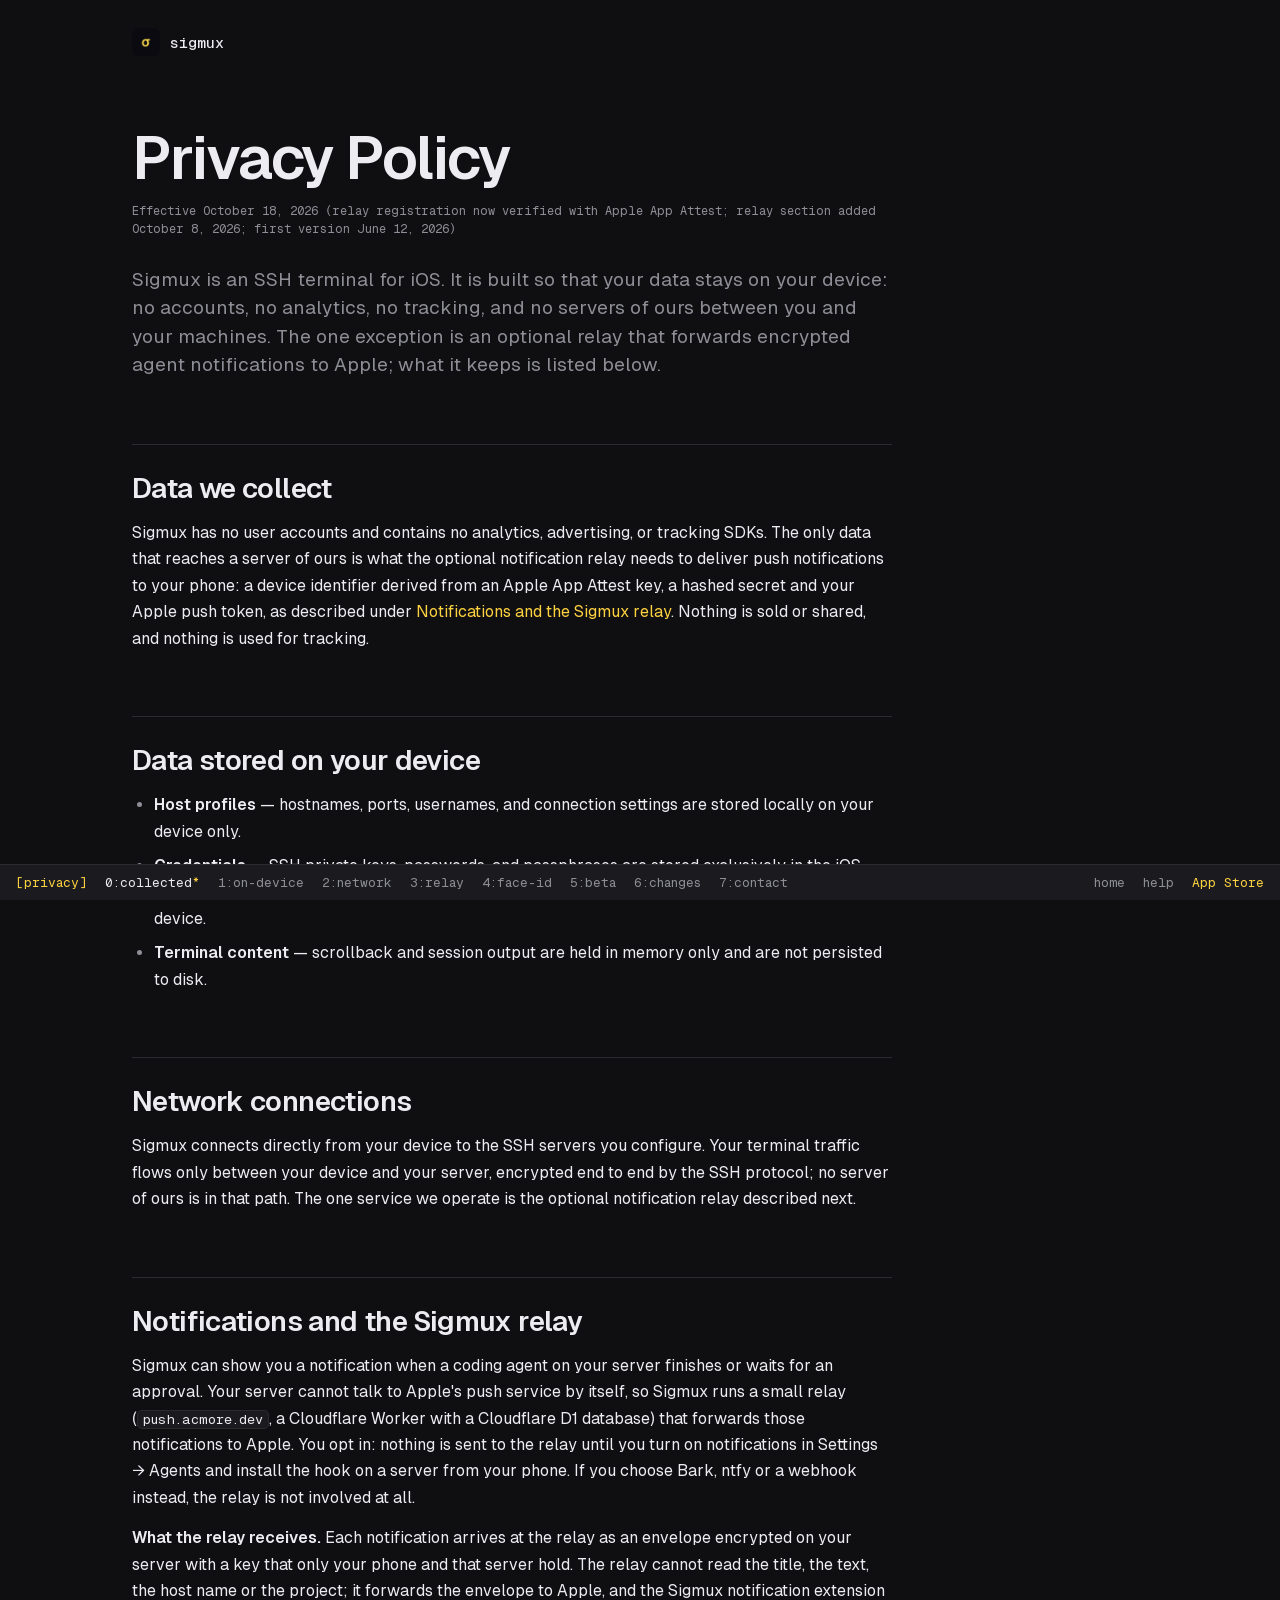
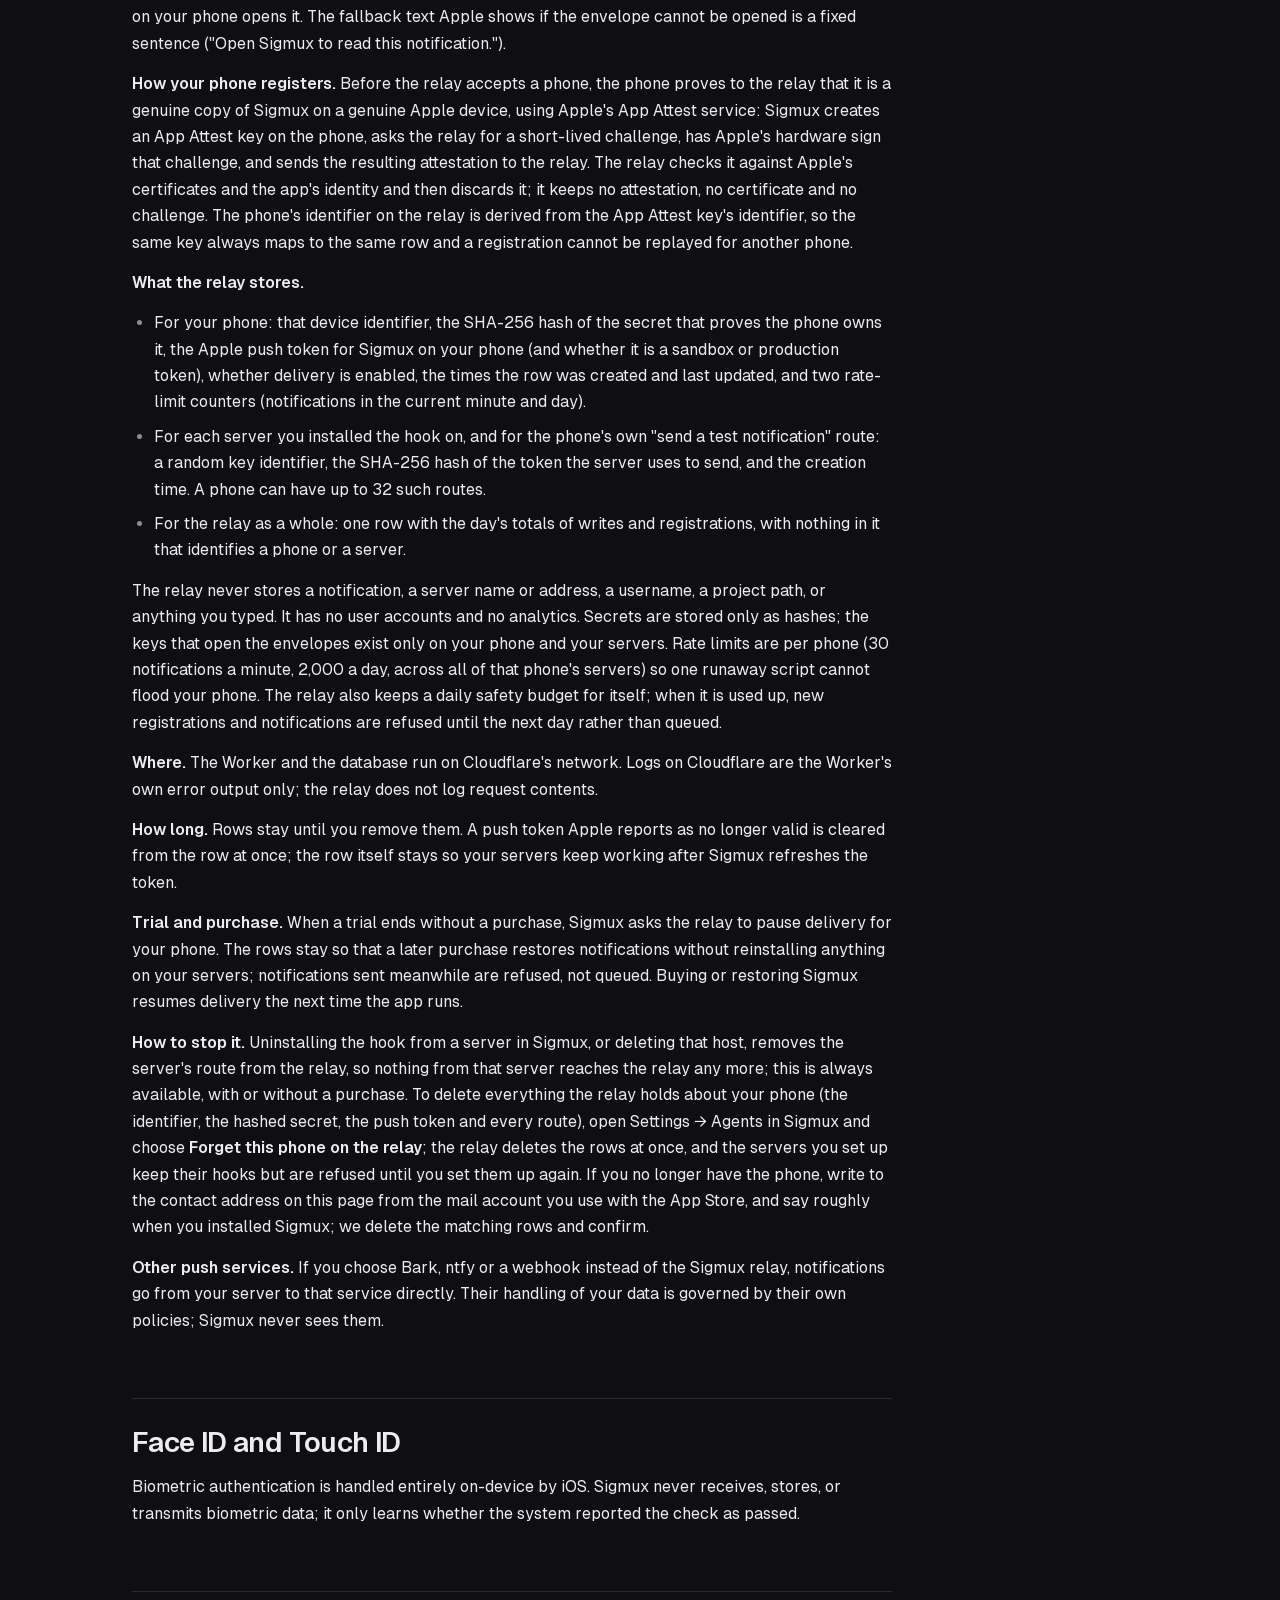
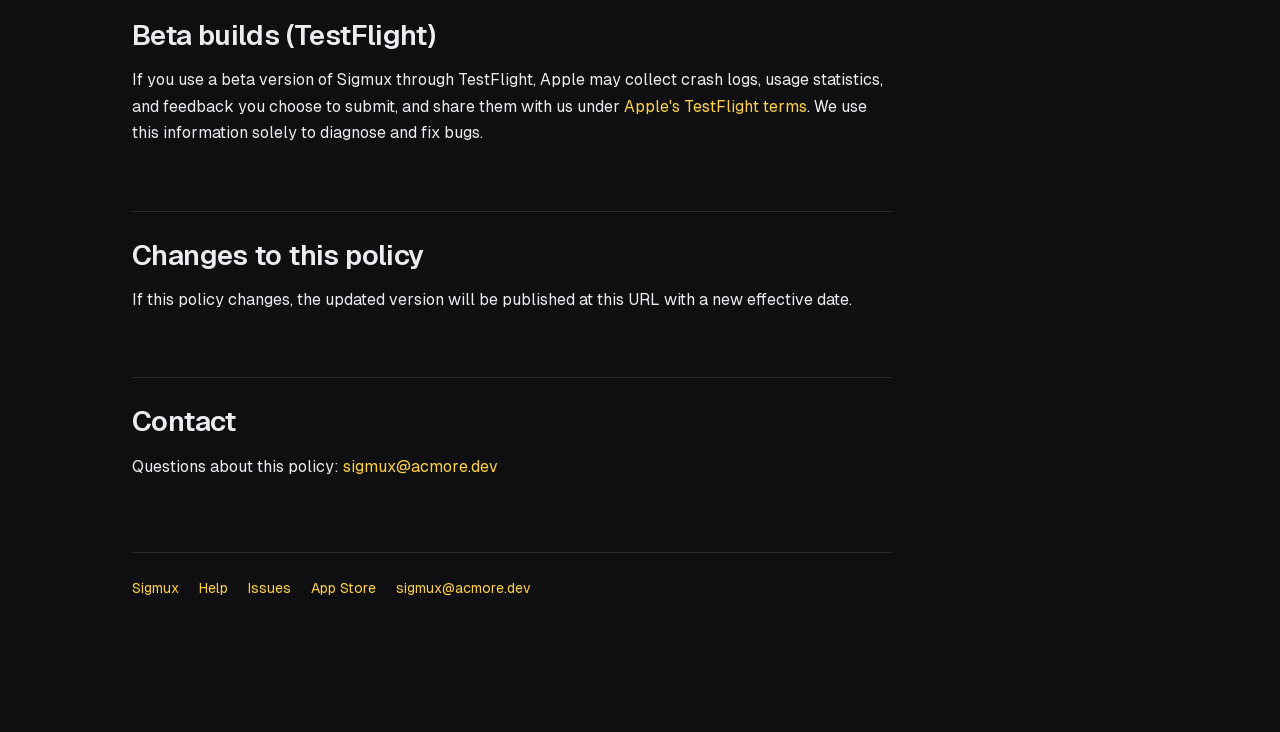
<file: privacy.html>
<!DOCTYPE html>
<html lang="en">
<head>
<meta charset="utf-8">
<meta name="viewport" content="width=device-width, initial-scale=1">
<title>Privacy Policy — Sigmux</title>
<meta name="description" content="What Sigmux stores, what leaves your phone, and how the notification relay works.">
<link rel="canonical" href="https://sigmux.acmore.dev/privacy.html">
<meta name="theme-color" content="#0F0F12">
<link rel="icon" type="image/png" href="assets/icon-64.png">
<link rel="apple-touch-icon" href="assets/icon-180.png">
<link rel="preload" href="fonts/Geist.woff2" as="font" type="font/woff2" crossorigin>
<style>
  @font-face { font-family: "Geist"; src: url("fonts/Geist.woff2") format("woff2"); font-weight: 100 900; font-display: swap; }
  @font-face { font-family: "Geist Mono"; src: url("fonts/GeistMono.woff2") format("woff2"); font-weight: 100 900; font-display: swap; }
  :root {
    --bg: #0F0F12;
    --surface: #1A1A1F;
    --border: #2A2A31;
    --text: #ECECF1;
    --muted: #8E8E96;
    --accent: #FFD23F;
    --sans: "Geist", -apple-system, BlinkMacSystemFont, "Segoe UI", Helvetica, Arial, sans-serif;
    --mono: "Geist Mono", ui-monospace, "SF Mono", Menlo, monospace;
    --bar: 36px;
  }
  * { box-sizing: border-box; }
  html { scroll-behavior: smooth; scroll-padding-top: 24px; }
  body {
    margin: 0;
    background: var(--bg);
    color: var(--text);
    font: 16px/1.65 var(--sans);
    padding-bottom: var(--bar);
    -webkit-font-smoothing: antialiased;
  }
  a { color: var(--accent); text-decoration: none; }
  a:hover { text-decoration: underline; }
  a:focus-visible, summary:focus-visible { outline: 2px solid var(--accent); outline-offset: 3px; border-radius: 4px; }
  img { display: block; max-width: 100%; height: auto; }

  .page { max-width: 1080px; margin: 0 auto; padding: 0 32px; }
  .name { display: inline-flex; align-items: center; gap: 10px; padding: 28px 0 0; font: 500 15px var(--mono); color: var(--text); }
  .name:hover { text-decoration: none; }
  .name img { width: 28px; height: 28px; border-radius: 7px; }

  main { max-width: 760px; padding: 64px 0 96px; }
  h1 { margin: 0 0 12px; font-size: clamp(40px, 6vw, 60px); font-weight: 600; line-height: 1.02; letter-spacing: -0.035em; }
  .date { font: 12px/1.5 var(--mono); color: var(--muted); }
  .summary { margin: 28px 0 0; font-size: 19px; line-height: 1.5; color: var(--muted); }

  /* The page's sections, listed the way tmux lists windows. */
  .windows { margin: 40px 0 0; padding: 0; list-style: none; border-top: 1px solid var(--border); }
  .windows li { margin: 0; border-bottom: 1px solid var(--border); }
  .windows a { display: grid; grid-template-columns: 34px 1fr; gap: 0 4px; padding: 12px 0; color: var(--text); }
  .windows a:hover { text-decoration: none; background: var(--surface); }
  .windows .n { font: 14px/1.7 var(--mono); color: var(--accent); }
  .windows .t { font-weight: 500; }
  .windows .d { grid-column: 2; color: var(--muted); font-size: 14.5px; line-height: 1.45; }

  section { padding-top: 28px; margin-top: 64px; border-top: 1px solid var(--border); }
  h2 { margin: 0 0 16px; font-size: 28px; font-weight: 600; line-height: 1.12; letter-spacing: -0.022em; }
  h3 { margin: 32px 0 8px; font-size: 17px; font-weight: 600; }
  p { margin: 0 0 14px; }
  ul, ol { margin: 0 0 14px; padding-left: 22px; }
  li { margin: 8px 0; }
  li::marker { color: var(--muted); }
  strong { font-weight: 600; }

  /* A section with a screenshot beside its text. */
  .shown { display: grid; grid-template-columns: minmax(0, 1fr) 220px; gap: 40px; align-items: start; }
  .shown figure { margin: 4px 0 0; }
  .shown figure img { width: 220px; border-radius: 26px; border: 1px solid var(--border); }
  .shown figcaption { margin-top: 10px; font-size: 13px; line-height: 1.4; color: var(--muted); }

  /* Detail a reader opens when they need it. */
  details { border-top: 1px solid var(--border); }
  details:last-of-type { border-bottom: 1px solid var(--border); margin-bottom: 14px; }
  summary {
    display: flex; align-items: baseline; justify-content: space-between; gap: 16px;
    padding: 14px 0; cursor: pointer; list-style: none;
    font-size: 17px; font-weight: 500; line-height: 1.35;
  }
  summary::-webkit-details-marker { display: none; }
  summary::after { content: "+"; font: 400 18px/1 var(--mono); color: var(--muted); flex: none; }
  details[open] > summary::after { content: "\2212"; color: var(--accent); }
  summary:hover { color: var(--accent); }
  details > .inside { padding: 0 0 12px; }
  details > .inside > :last-child { margin-bottom: 4px; }

  .keys { list-style: none; padding: 0; display: grid; grid-template-columns: repeat(2, minmax(0, 1fr)); gap: 0 40px; }
  .keys li { margin: 0; padding: 14px 0; border-top: 1px solid var(--border); color: var(--muted); font-size: 15px; line-height: 1.55; }
  .keys li strong { color: var(--text); font-weight: 500; }

  code, pre { font-family: var(--mono); font-size: 13.5px; }
  code { background: var(--surface); border: 1px solid var(--border); border-radius: 5px; padding: 1px 5px; }
  pre { background: var(--surface); border: 1px solid var(--border); border-radius: 10px; padding: 14px 16px; overflow-x: auto; margin: 12px 0 16px; line-height: 1.5; }
  pre code { background: none; border: 0; padding: 0; }
  dt { font-weight: 600; margin-top: 12px; }
  dd { margin: 2px 0 0; }
  table { width: 100%; border-collapse: collapse; margin: 12px 0 16px; font-size: 15px; }
  th, td { text-align: left; vertical-align: top; padding: 10px 12px 10px 0; border-top: 1px solid var(--border); }
  th { font-weight: 600; color: var(--muted); border-top: 0; }

  footer { margin-top: 72px; padding-top: 24px; border-top: 1px solid var(--border); font-size: 14px; color: var(--muted); }
  footer a { margin-right: 20px; }

  /* The tmux status line: this page is the session, its sections the windows. */
  .status {
    position: fixed; left: 0; right: 0; bottom: 0; height: var(--bar);
    display: flex; align-items: center; gap: 18px; padding: 0 16px;
    background: var(--surface); border-top: 1px solid var(--border);
    font: 13px var(--mono); white-space: nowrap; overflow-x: auto; scrollbar-width: none;
  }
  .status::-webkit-scrollbar { display: none; }
  .status .session { color: var(--accent); }
  .status a { color: var(--muted); }
  .status a[aria-current] { color: var(--text); }
  .status a[aria-current]::after { content: "*"; color: var(--accent); }
  .status .right { margin-left: auto; display: flex; gap: 18px; padding-left: 18px; }
  .status .right a:last-child { color: var(--accent); }

  @media (max-width: 820px) {
    .page { padding: 0 20px; }
    main { padding: 40px 0 72px; }
    .shown { grid-template-columns: 1fr; gap: 24px; }
    .shown figure img { width: min(240px, 70vw); }
    .keys { grid-template-columns: 1fr; }
    .status { gap: 12px; font-size: 12px; padding: 0 12px; }
  }
  @media (prefers-reduced-motion: reduce) { html { scroll-behavior: auto; } }
</style>
</head>
<body>
<div class="page">
  <a class="name" href="./"><img src="assets/icon-64.png" alt="" width="28" height="28"><span>sigmux</span></a>

  <main>
  <h1>Privacy Policy</h1>
  <div class="date">Effective October 18, 2026 (relay registration now verified with Apple App Attest; relay section added October 8, 2026; first version June 12, 2026)</div>

  <div class="summary">
    Sigmux is an SSH terminal for iOS. It is built so that your data stays on
    your device: no accounts, no analytics, no tracking, and no servers of ours
    between you and your machines. The one exception is an optional relay
    that forwards encrypted agent notifications to Apple; what it keeps is
    listed below.
  </div>


  <section id="data-we-collect">
  <h2>Data we collect</h2>
  <p>Sigmux has no user accounts and contains no analytics, advertising, or
  tracking SDKs. The only data that reaches a server of ours is what the
  optional notification relay needs to deliver push notifications to your
  phone: a device identifier derived from an Apple App Attest key, a hashed
  secret and your Apple push token, as described under
  <a href="#relay">Notifications and the Sigmux relay</a>. Nothing is sold
  or shared, and nothing is used for tracking.</p>
  </section>

  <section id="data-stored-on-your-device">
  <h2>Data stored on your device</h2>
  <ul>
    <li><strong>Host profiles</strong> — hostnames, ports, usernames, and
    connection settings are stored locally on your device only.</li>
    <li><strong>Credentials</strong> — SSH private keys, passwords, and
    passphrases are stored exclusively in the iOS Keychain with device-only
    accessibility. They are never synced to iCloud and never leave your
    device.</li>
    <li><strong>Terminal content</strong> — scrollback and session output are
    held in memory only and are not persisted to disk.</li>
  </ul>
  </section>

  <section id="network-connections">
  <h2>Network connections</h2>
  <p>Sigmux connects directly from your device to the SSH servers you
  configure. Your terminal traffic flows only between your device and your
  server, encrypted end to end by the SSH protocol; no server of ours is in
  that path. The one service we operate is the optional notification relay
  described next.</p>
  </section>

  <section id="relay">
  <h2>Notifications and the Sigmux relay</h2>
  <p>Sigmux can show you a notification when a coding agent on your server
  finishes or waits for an approval. Your server cannot talk to Apple's push
  service by itself, so Sigmux runs a small relay (<code>push.acmore.dev</code>,
  a Cloudflare Worker with a Cloudflare D1 database) that forwards those
  notifications to Apple. You opt in: nothing is sent to the relay until you
  turn on notifications in Settings → Agents and install the hook on a server
  from your phone. If you choose Bark, ntfy or a webhook instead, the relay
  is not involved at all.</p>

  <p><strong>What the relay receives.</strong> Each notification arrives at
  the relay as an envelope encrypted on your server with a key that only your
  phone and that server hold. The relay cannot read the title, the text, the
  host name or the project; it forwards the envelope to Apple, and the Sigmux
  notification extension on your phone opens it. The fallback text Apple
  shows if the envelope cannot be opened is a fixed sentence ("Open Sigmux to
  read this notification.").</p>

  <p><strong>How your phone registers.</strong> Before the relay accepts a
  phone, the phone proves to the relay that it is a genuine copy of Sigmux
  on a genuine Apple device, using Apple's App Attest service: Sigmux
  creates an App Attest key on the phone, asks the relay for a short-lived
  challenge, has Apple's hardware sign that challenge, and sends the
  resulting attestation to the relay. The relay checks it against Apple's
  certificates and the app's identity and then discards it; it keeps no
  attestation, no certificate and no challenge. The phone's identifier on
  the relay is derived from the App Attest key's identifier, so the same
  key always maps to the same row and a registration cannot be replayed
  for another phone.</p>
  <p><strong>What the relay stores.</strong></p>
  <ul>
    <li>For your phone: that device identifier, the SHA-256 hash of the
    secret that proves the phone owns it, the Apple push token for Sigmux on
    your phone (and whether it is a sandbox or production token), whether
    delivery is enabled, the times the row was created and last updated, and
    two rate-limit counters (notifications in the current minute and day).</li>
    <li>For each server you installed the hook on, and for the phone's own
    "send a test notification" route: a random key identifier, the SHA-256
    hash of the token the server uses to send, and the creation time. A
    phone can have up to 32 such routes.</li>
    <li>For the relay as a whole: one row with the day's totals of writes and
    registrations, with nothing in it that identifies a phone or a server.</li>
  </ul>
  <p>The relay never stores a notification, a server name or address, a
  username, a project path, or anything you typed. It has no user accounts
  and no analytics. Secrets are stored only as hashes; the keys that open the
  envelopes exist only on your phone and your servers. Rate limits are per
  phone (30 notifications a minute, 2,000 a day, across all of that phone's
  servers) so one runaway script cannot flood your phone. The relay also
  keeps a daily safety budget for itself; when it is used up, new
  registrations and notifications are refused until the next day rather
  than queued.</p>

  <p><strong>Where.</strong> The Worker and the database run on Cloudflare's
  network. Logs on Cloudflare are the Worker's own error output only; the
  relay does not log request contents.</p>

  <p><strong>How long.</strong> Rows stay until you remove them. A push token
  Apple reports as no longer valid is cleared from the row at once; the row
  itself stays so your servers keep working after Sigmux refreshes the
  token.</p>

  <p><strong>Trial and purchase.</strong> When a trial ends without a
  purchase, Sigmux asks the relay to pause delivery for your phone. The rows
  stay so that a later purchase restores notifications without reinstalling
  anything on your servers; notifications sent meanwhile are refused, not
  queued. Buying or restoring Sigmux resumes delivery the next time the app
  runs.</p>

  <p><strong>How to stop it.</strong> Uninstalling the hook from a server in
  Sigmux, or deleting that host, removes the server's route from the relay,
  so nothing from that server reaches the relay any more; this is always
  available, with or without a purchase. To delete everything the relay
  holds about your phone (the identifier, the hashed secret, the push token
  and every route), open Settings → Agents in Sigmux and choose
  <strong>Forget this phone on the relay</strong>; the relay deletes the rows
  at once, and the servers you set up keep their hooks but are refused until
  you set them up again. If you no longer have the phone, write to the
  contact address on this page from the mail account you use with the App
  Store, and say roughly when you installed Sigmux; we delete the matching
  rows and confirm.</p>

  <p><strong>Other push services.</strong> If you choose Bark, ntfy or a
  webhook instead of the Sigmux relay, notifications go from your server to
  that service directly. Their handling of your data is governed by their
  own policies; Sigmux never sees them.</p>
  </section>

  <section id="face-id-and-touch-id">
  <h2>Face ID and Touch ID</h2>
  <p>Biometric authentication is handled entirely on-device by iOS. Sigmux
  never receives, stores, or transmits biometric data; it only learns whether
  the system reported the check as passed.</p>
  </section>

  <section id="beta-builds-testflight">
  <h2>Beta builds (TestFlight)</h2>
  <p>If you use a beta version of Sigmux through TestFlight, Apple may collect
  crash logs, usage statistics, and feedback you choose to submit, and share
  them with us under
  <a href="https://www.apple.com/legal/internet-services/itunes/testflight/">Apple's TestFlight terms</a>.
  We use this information solely to diagnose and fix bugs.</p>
  </section>

  <section id="changes-to-this-policy">
  <h2>Changes to this policy</h2>
  <p>If this policy changes, the updated version will be published at this URL
  with a new effective date.</p>
  </section>

  <section id="contact">
  <h2>Contact</h2>
  <p>Questions about this policy: <a href="mailto:sigmux@acmore.dev">sigmux@acmore.dev</a></p>
  </section>

  <footer><a href="./">Sigmux</a><a href="help.html">Help</a><a href="https://github.com/acmore/sigmux-site/issues">Issues</a><a href="https://apps.apple.com/app/sigmux/id6769982547">App Store</a><a href="mailto:sigmux@acmore.dev">sigmux@acmore.dev</a></footer>
  </main>
</div>

<nav class="status" aria-label="Sections">
  <span class="session">[privacy]</span>
  <a href="#data-we-collect">0:collected</a>
  <a href="#data-stored-on-your-device">1:on-device</a>
  <a href="#network-connections">2:network</a>
  <a href="#relay">3:relay</a>
  <a href="#face-id-and-touch-id">4:face-id</a>
  <a href="#beta-builds-testflight">5:beta</a>
  <a href="#changes-to-this-policy">6:changes</a>
  <a href="#contact">7:contact</a>
  <span class="right"><a href="./">home</a><a href="help.html">help</a><a href="https://apps.apple.com/app/sigmux/id6769982547">App Store</a></span>
</nav>

<script>
  (function () {
    // Mark the section on screen as the current window, the way tmux does,
    // and keep it in view when the list is wider than the screen.
    var bar = document.querySelector(".status");
    var links = {};
    bar.querySelectorAll("a[href^='#']").forEach(function (a) { links[a.hash.slice(1)] = a; });
    function mark(id) {
      if (!links[id]) return;
      Object.keys(links).forEach(function (key) { links[key].removeAttribute("aria-current"); });
      links[id].setAttribute("aria-current", "true");
      var left = links[id].offsetLeft - bar.clientWidth / 2 + links[id].offsetWidth / 2;
      bar.scrollLeft = Math.max(0, left);
    }
    var first = document.querySelector("main section[id]");
    if (first) mark(first.id);
    if ("IntersectionObserver" in window) {
      var seen = new IntersectionObserver(function (entries) {
        entries.forEach(function (entry) { if (entry.isIntersecting) mark(entry.target.id); });
      }, { rootMargin: "-45% 0px -50% 0px" });
      document.querySelectorAll("main section[id]").forEach(function (section) { seen.observe(section); });
    }
    // A link to something inside a closed block opens the block.
    function reveal() {
      var target = location.hash && document.getElementById(location.hash.slice(1));
      for (var node = target; node; node = node.parentElement) {
        if (node.tagName === "DETAILS") node.open = true;
      }
      if (target && target.tagName === "DETAILS") target.scrollIntoView();
    }
    window.addEventListener("hashchange", reveal);
    reveal();
  })();
</script>
</body>
</html>
</file>
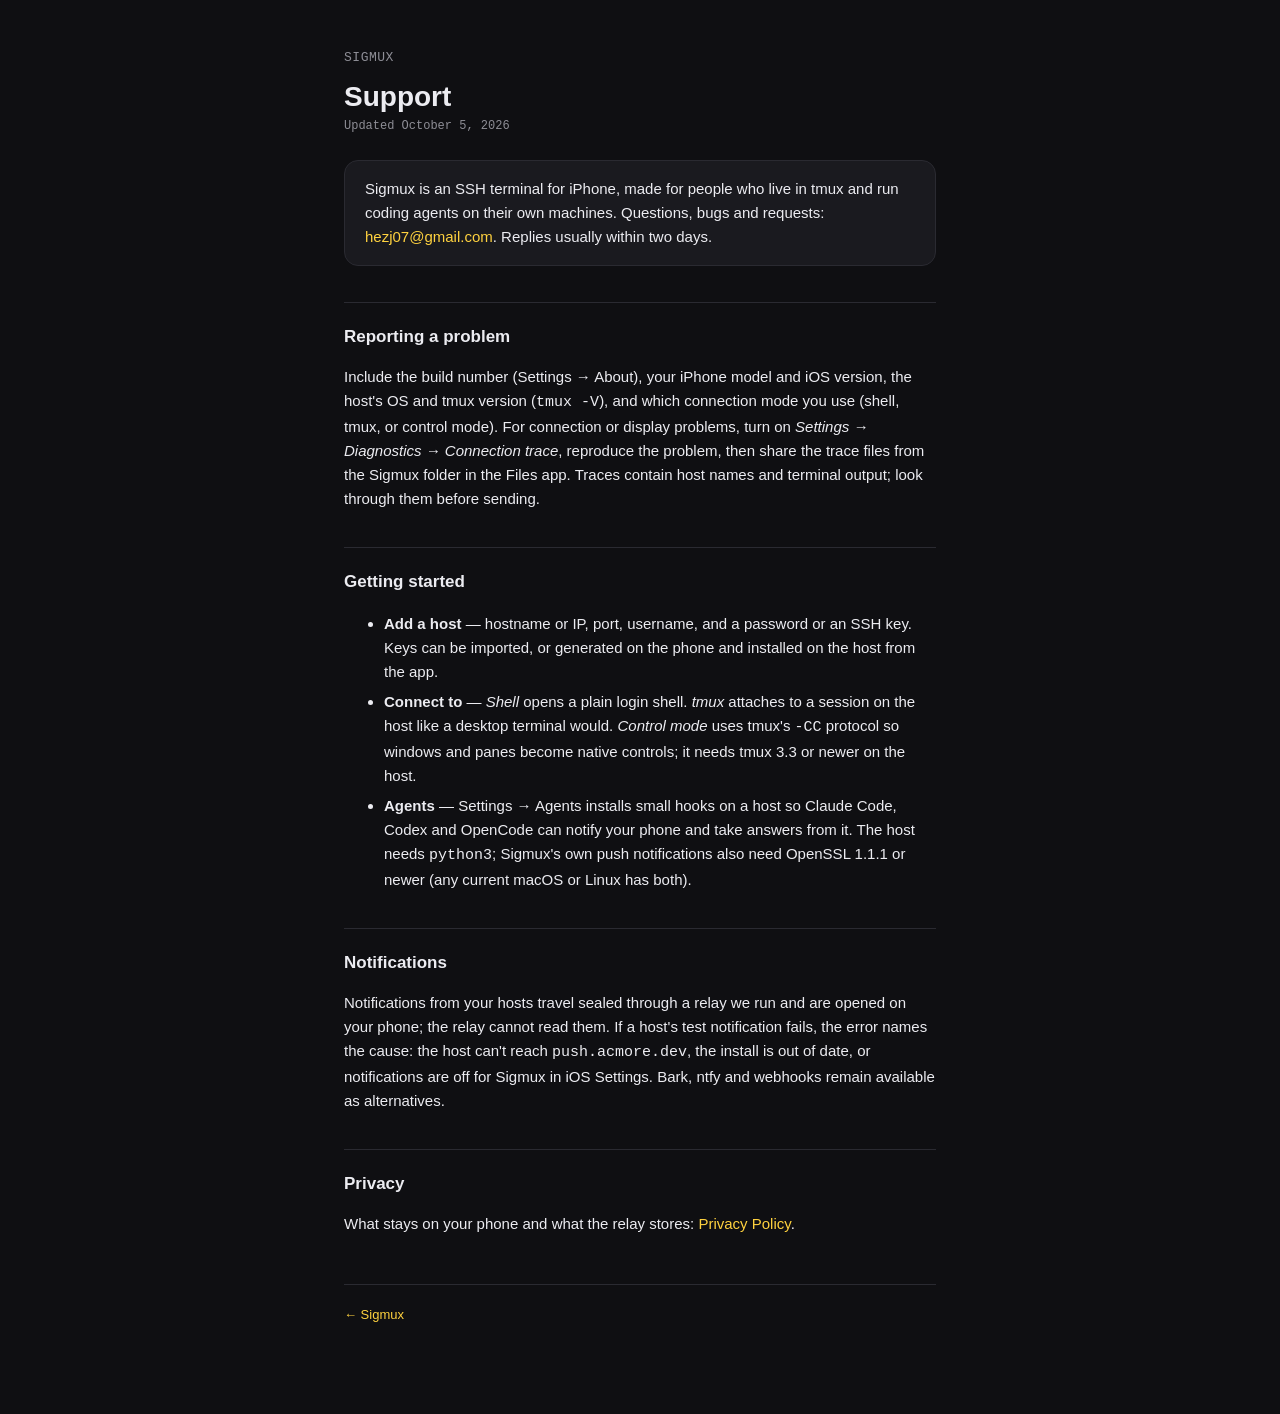
<file: support.html>
<!DOCTYPE html>
<html lang="en">
<head>
<meta charset="utf-8">
<meta name="viewport" content="width=device-width, initial-scale=1">
<title>Support — Sigmux</title>
<style>
  :root {
    --bg: #0F0F12;
    --surface: #1A1A1F;
    --border: #2A2A31;
    --text: #ECECF1;
    --muted: #8E8E96;
    --accent: #FFD23F;
  }
  * { box-sizing: border-box; }
  body {
    margin: 0;
    background: var(--bg);
    color: var(--text);
    font: 16px/1.6 -apple-system, BlinkMacSystemFont, "Segoe UI", Helvetica, Arial, sans-serif;
  }
  main {
    max-width: 640px;
    margin: 0 auto;
    padding: 48px 24px 96px;
  }
  a { color: var(--accent); text-decoration: none; }
  a:hover { text-decoration: underline; }
  .brand {
    font-family: ui-monospace, "SF Mono", Menlo, monospace;
    font-size: 13px;
    color: var(--muted);
    letter-spacing: 0.04em;
    text-transform: uppercase;
  }
  h1 { font-size: 28px; line-height: 1.15; margin: 12px 0 4px; }
  .date {
    font-family: ui-monospace, "SF Mono", Menlo, monospace;
    font-size: 12px;
    color: var(--muted);
  }
  h2 {
    font-size: 17px;
    margin: 36px 0 8px;
    padding-top: 20px;
    border-top: 1px solid var(--border);
  }
  p, li { color: var(--text); font-size: 15px; }
  li { margin: 6px 0; }
  .summary {
    background: var(--surface);
    border: 1px solid var(--border);
    border-radius: 14px;
    padding: 16px 20px;
    margin: 24px 0;
    font-size: 15px;
  }
  footer {
    margin-top: 48px;
    padding-top: 20px;
    border-top: 1px solid var(--border);
    font-size: 13px;
    color: var(--muted);
  }
</style>
</head>
<body>
<main>
  <div class="brand">Sigmux</div>
  <h1>Support</h1>
  <div class="date">Updated October 5, 2026</div>

  <div class="summary">
    Sigmux is an SSH terminal for iPhone, made for people who live in tmux
    and run coding agents on their own machines. Questions, bugs and
    requests: <a href="mailto:hezj07@gmail.com">hezj07@gmail.com</a>.
    Replies usually within two days.
  </div>

  <h2>Reporting a problem</h2>
  <p>Include the build number (Settings → About), your iPhone model and iOS
  version, the host's OS and tmux version (<code>tmux -V</code>), and which
  connection mode you use (shell, tmux, or control mode). For connection or
  display problems, turn on <em>Settings → Diagnostics → Connection trace</em>,
  reproduce the problem, then share the trace files from the Sigmux folder in
  the Files app. Traces contain host names and terminal output; look through
  them before sending.</p>

  <h2>Getting started</h2>
  <ul>
    <li><strong>Add a host</strong> — hostname or IP, port, username, and a
    password or an SSH key. Keys can be imported, or generated on the phone
    and installed on the host from the app.</li>
    <li><strong>Connect to</strong> — <em>Shell</em> opens a plain login
    shell. <em>tmux</em> attaches to a session on the host like a desktop
    terminal would. <em>Control mode</em> uses tmux's <code>-CC</code>
    protocol so windows and panes become native controls; it needs tmux 3.3
    or newer on the host.</li>
    <li><strong>Agents</strong> — Settings → Agents installs small hooks on a
    host so Claude Code, Codex and OpenCode can notify your phone and take
    answers from it. The host needs <code>python3</code>; Sigmux's own push
    notifications also need OpenSSL 1.1.1 or newer (any current macOS or
    Linux has both).</li>
  </ul>

  <h2>Notifications</h2>
  <p>Notifications from your hosts travel sealed through a relay we run and
  are opened on your phone; the relay cannot read them. If a host's test
  notification fails, the error names the cause: the host can't reach
  <code>push.acmore.dev</code>, the install is out of date, or notifications
  are off for Sigmux in iOS Settings. Bark, ntfy and webhooks remain
  available as alternatives.</p>

  <h2>Privacy</h2>
  <p>What stays on your phone and what the relay stores:
  <a href="privacy.html">Privacy Policy</a>.</p>

  <footer>
    <a href="index.html">← Sigmux</a>
  </footer>
</main>
</body>
</html>
</file>
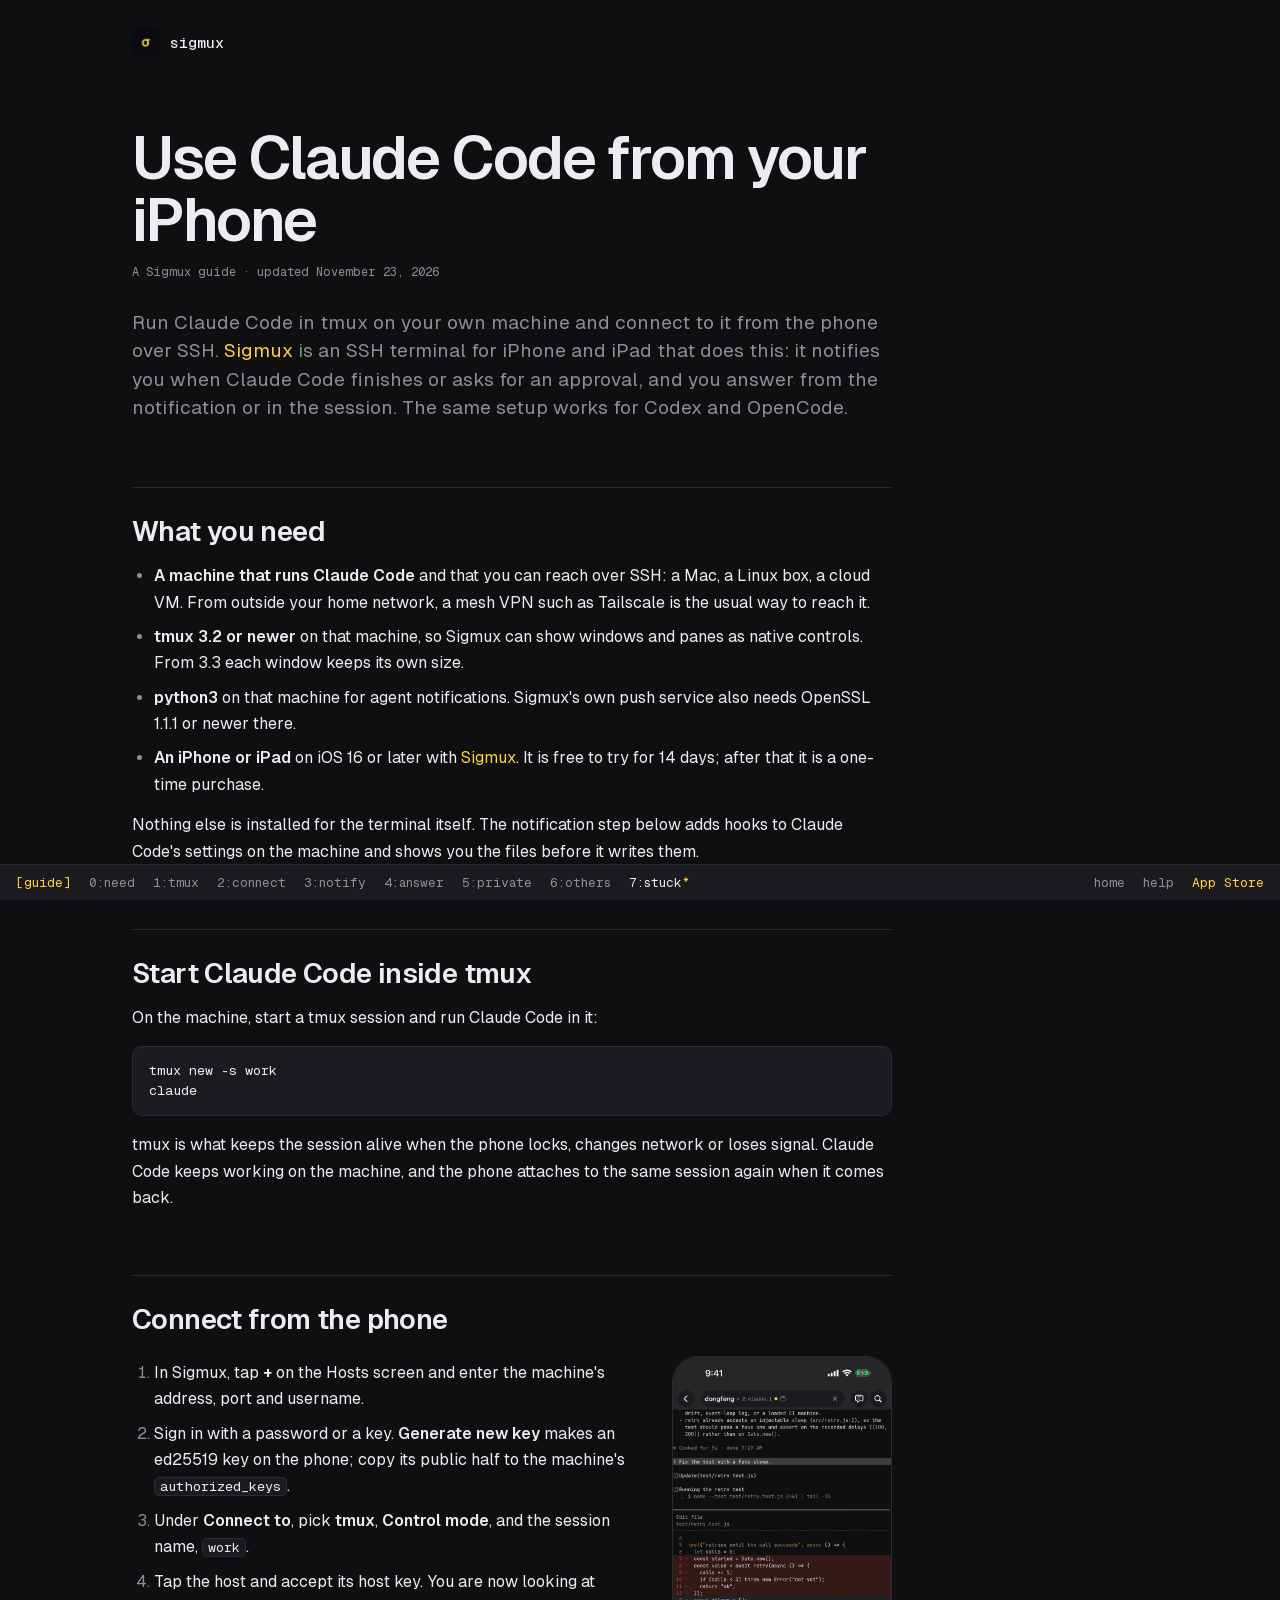
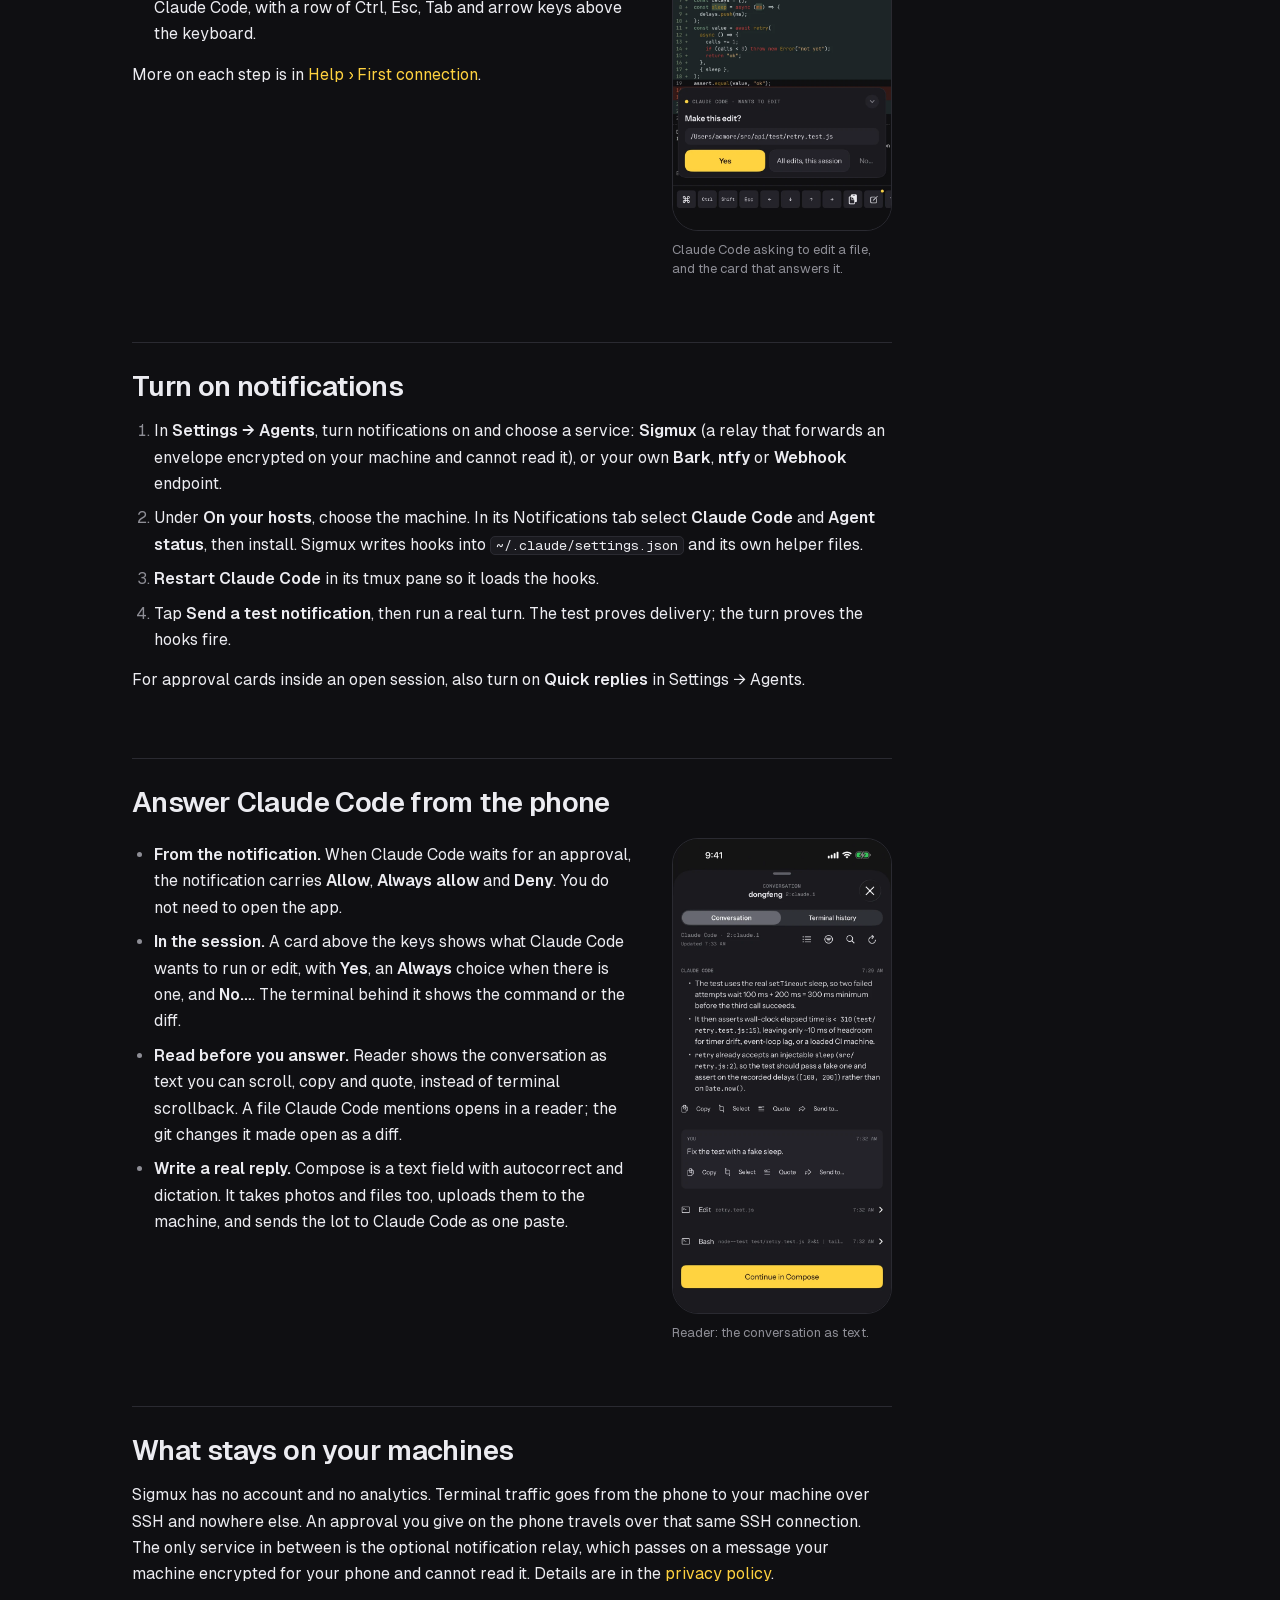
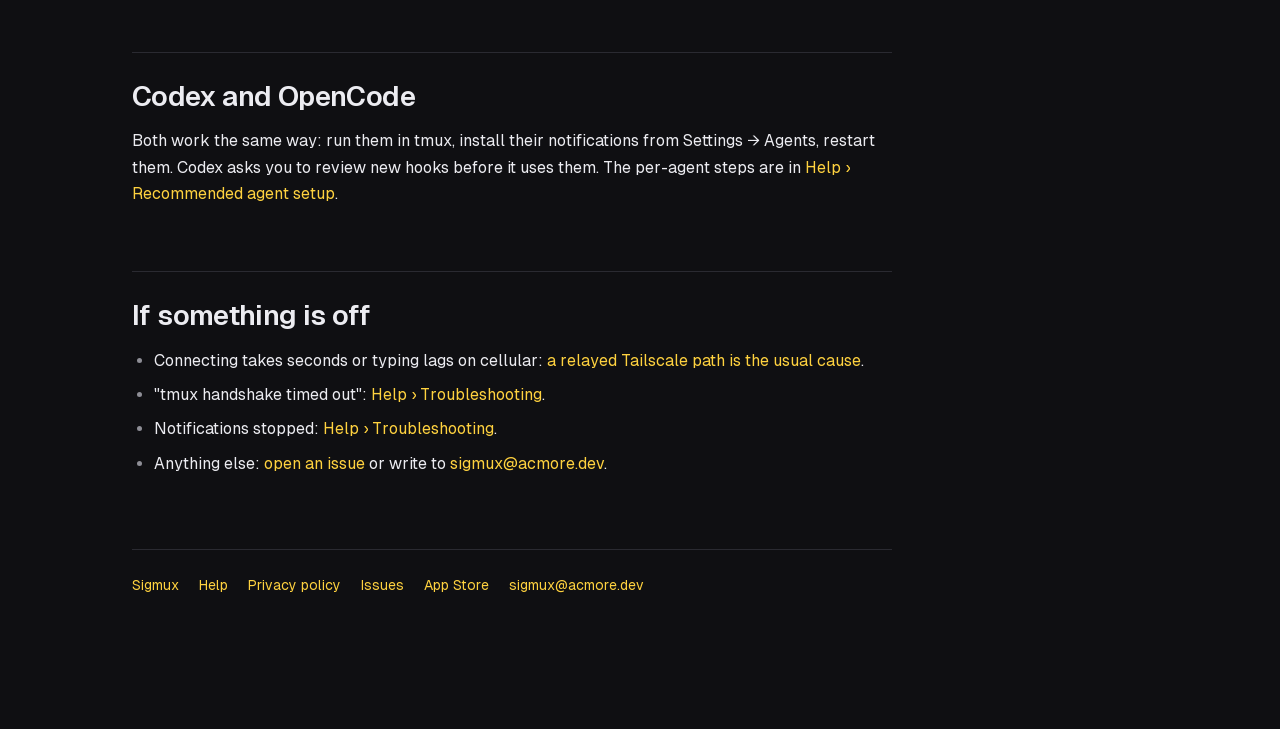
<file: guides/claude-code-from-iphone.html>
<!DOCTYPE html>
<html lang="en">
<head>
<meta charset="utf-8">
<meta name="viewport" content="width=device-width, initial-scale=1">
<title>Use Claude Code from your iPhone over SSH and tmux — Sigmux</title>
<meta name="description" content="Run Claude Code in tmux on your own machine, connect from an iPhone or iPad over SSH, get a notification when it needs you, and approve or answer from the phone.">
<link rel="canonical" href="https://sigmux.acmore.dev/guides/claude-code-from-iphone.html">
<meta property="og:type" content="article">
<meta property="og:title" content="Use Claude Code from your iPhone">
<meta property="og:description" content="Run Claude Code in tmux on your own machine, connect from an iPhone or iPad over SSH, get a notification when it needs you, and approve or answer from the phone.">
<meta property="og:image" content="https://sigmux.acmore.dev/assets/og.png">
<meta name="twitter:card" content="summary_large_image">
<meta name="theme-color" content="#0F0F12">
<script type="application/ld+json">
{
  "@context": "https://schema.org",
  "@type": "TechArticle",
  "headline": "Use Claude Code from your iPhone",
  "description": "Run Claude Code in tmux on your own machine, connect from an iPhone or iPad over SSH, get a notification when it needs you, and approve or answer from the phone.",
  "dateModified": "2026-11-23",
  "author": {
    "@type": "Person",
    "name": "acmore"
  },
  "mainEntityOfPage": "https://sigmux.acmore.dev/guides/claude-code-from-iphone.html"
}
</script>
<link rel="icon" type="image/png" href="../assets/icon-64.png">
<link rel="apple-touch-icon" href="../assets/icon-180.png">
<link rel="preload" href="../fonts/Geist.woff2" as="font" type="font/woff2" crossorigin>
<style>
  @font-face { font-family: "Geist"; src: url("../fonts/Geist.woff2") format("woff2"); font-weight: 100 900; font-display: swap; }
  @font-face { font-family: "Geist Mono"; src: url("../fonts/GeistMono.woff2") format("woff2"); font-weight: 100 900; font-display: swap; }
  :root {
    --bg: #0F0F12;
    --surface: #1A1A1F;
    --border: #2A2A31;
    --text: #ECECF1;
    --muted: #8E8E96;
    --accent: #FFD23F;
    --sans: "Geist", -apple-system, BlinkMacSystemFont, "Segoe UI", Helvetica, Arial, sans-serif;
    --mono: "Geist Mono", ui-monospace, "SF Mono", Menlo, monospace;
    --bar: 36px;
  }
  * { box-sizing: border-box; }
  html { scroll-behavior: smooth; scroll-padding-top: 24px; }
  body {
    margin: 0;
    background: var(--bg);
    color: var(--text);
    font: 16px/1.65 var(--sans);
    padding-bottom: var(--bar);
    -webkit-font-smoothing: antialiased;
  }
  a { color: var(--accent); text-decoration: none; }
  a:hover { text-decoration: underline; }
  a:focus-visible, summary:focus-visible { outline: 2px solid var(--accent); outline-offset: 3px; border-radius: 4px; }
  img { display: block; max-width: 100%; height: auto; }

  .page { max-width: 1080px; margin: 0 auto; padding: 0 32px; }
  .name { display: inline-flex; align-items: center; gap: 10px; padding: 28px 0 0; font: 500 15px var(--mono); color: var(--text); }
  .name:hover { text-decoration: none; }
  .name img { width: 28px; height: 28px; border-radius: 7px; }

  main { max-width: 760px; padding: 64px 0 96px; }
  h1 { margin: 0 0 12px; font-size: clamp(40px, 6vw, 60px); font-weight: 600; line-height: 1.02; letter-spacing: -0.035em; }
  .date { font: 12px/1.5 var(--mono); color: var(--muted); }
  .summary { margin: 28px 0 0; font-size: 19px; line-height: 1.5; color: var(--muted); }

  /* The page's sections, listed the way tmux lists windows. */
  .windows { margin: 40px 0 0; padding: 0; list-style: none; border-top: 1px solid var(--border); }
  .windows li { margin: 0; border-bottom: 1px solid var(--border); }
  .windows a { display: grid; grid-template-columns: 34px 1fr; gap: 0 4px; padding: 12px 0; color: var(--text); }
  .windows a:hover { text-decoration: none; background: var(--surface); }
  .windows .n { font: 14px/1.7 var(--mono); color: var(--accent); }
  .windows .t { font-weight: 500; }
  .windows .d { grid-column: 2; color: var(--muted); font-size: 14.5px; line-height: 1.45; }

  section { padding-top: 28px; margin-top: 64px; border-top: 1px solid var(--border); }
  h2 { margin: 0 0 16px; font-size: 28px; font-weight: 600; line-height: 1.12; letter-spacing: -0.022em; }
  h3 { margin: 32px 0 8px; font-size: 17px; font-weight: 600; }
  p { margin: 0 0 14px; }
  ul, ol { margin: 0 0 14px; padding-left: 22px; }
  li { margin: 8px 0; }
  li::marker { color: var(--muted); }
  strong { font-weight: 600; }

  /* A section with a screenshot beside its text. */
  .shown { display: grid; grid-template-columns: minmax(0, 1fr) 220px; gap: 40px; align-items: start; }
  .shown figure { margin: 4px 0 0; }
  .shown figure img { width: 220px; border-radius: 26px; border: 1px solid var(--border); }
  .shown figcaption { margin-top: 10px; font-size: 13px; line-height: 1.4; color: var(--muted); }

  /* Detail a reader opens when they need it. */
  details { border-top: 1px solid var(--border); }
  details:last-of-type { border-bottom: 1px solid var(--border); margin-bottom: 14px; }
  summary {
    display: flex; align-items: baseline; justify-content: space-between; gap: 16px;
    padding: 14px 0; cursor: pointer; list-style: none;
    font-size: 17px; font-weight: 500; line-height: 1.35;
  }
  summary::-webkit-details-marker { display: none; }
  summary::after { content: "+"; font: 400 18px/1 var(--mono); color: var(--muted); flex: none; }
  details[open] > summary::after { content: "\2212"; color: var(--accent); }
  summary:hover { color: var(--accent); }
  details > .inside { padding: 0 0 12px; }
  details > .inside > :last-child { margin-bottom: 4px; }

  .keys { list-style: none; padding: 0; display: grid; grid-template-columns: repeat(2, minmax(0, 1fr)); gap: 0 40px; }
  .keys li { margin: 0; padding: 14px 0; border-top: 1px solid var(--border); color: var(--muted); font-size: 15px; line-height: 1.55; }
  .keys li strong { color: var(--text); font-weight: 500; }

  code, pre { font-family: var(--mono); font-size: 13.5px; }
  code { background: var(--surface); border: 1px solid var(--border); border-radius: 5px; padding: 1px 5px; }
  pre { background: var(--surface); border: 1px solid var(--border); border-radius: 10px; padding: 14px 16px; overflow-x: auto; margin: 12px 0 16px; line-height: 1.5; }
  pre code { background: none; border: 0; padding: 0; }
  dt { font-weight: 600; margin-top: 12px; }
  dd { margin: 2px 0 0; }
  table { width: 100%; border-collapse: collapse; margin: 12px 0 16px; font-size: 15px; }
  th, td { text-align: left; vertical-align: top; padding: 10px 12px 10px 0; border-top: 1px solid var(--border); }
  th { font-weight: 600; color: var(--muted); border-top: 0; }

  footer { margin-top: 72px; padding-top: 24px; border-top: 1px solid var(--border); font-size: 14px; color: var(--muted); }
  footer a { margin-right: 20px; }

  /* The tmux status line: this page is the session, its sections the windows. */
  .status {
    position: fixed; left: 0; right: 0; bottom: 0; height: var(--bar);
    display: flex; align-items: center; gap: 18px; padding: 0 16px;
    background: var(--surface); border-top: 1px solid var(--border);
    font: 13px var(--mono); white-space: nowrap; overflow-x: auto; scrollbar-width: none;
  }
  .status::-webkit-scrollbar { display: none; }
  .status .session { color: var(--accent); }
  .status a { color: var(--muted); }
  .status a[aria-current] { color: var(--text); }
  .status a[aria-current]::after { content: "*"; color: var(--accent); }
  .status .right { margin-left: auto; display: flex; gap: 18px; padding-left: 18px; }
  .status .right a:last-child { color: var(--accent); }

  @media (max-width: 820px) {
    .page { padding: 0 20px; }
    main { padding: 40px 0 72px; }
    .shown { grid-template-columns: 1fr; gap: 24px; }
    .shown figure img { width: min(240px, 70vw); }
    .keys { grid-template-columns: 1fr; }
    .status { gap: 12px; font-size: 12px; padding: 0 12px; }
  }
  @media (prefers-reduced-motion: reduce) { html { scroll-behavior: auto; } }
</style>
</head>
<body>
<div class="page">
  <a class="name" href="../"><img src="../assets/icon-64.png" alt="" width="28" height="28"><span>sigmux</span></a>

  <main>
  <h1>Use Claude Code from your iPhone</h1>
  <div class="date">A Sigmux guide · updated November 23, 2026</div>

  <div class="summary">
    Run Claude Code in tmux on your own machine and connect to it from the
    phone over SSH. <a href="../">Sigmux</a> is an SSH terminal for iPhone and
    iPad that does this: it notifies you when Claude Code finishes or asks for
    an approval, and you answer from the notification or in the session. The
    same setup works for Codex and OpenCode.
  </div>

  <section id="need">
  <h2>What you need</h2>
  <ul>
    <li><strong>A machine that runs Claude Code</strong> and that you can reach
    over SSH: a Mac, a Linux box, a cloud VM. From outside your home network, a
    mesh VPN such as Tailscale is the usual way to reach it.</li>
    <li><strong>tmux 3.2 or newer</strong> on that machine, so Sigmux can show
    windows and panes as native controls. From 3.3 each window keeps its own
    size.</li>
    <li><strong>python3</strong> on that machine for agent notifications.
    Sigmux's own push service also needs OpenSSL 1.1.1 or newer there.</li>
    <li><strong>An iPhone or iPad</strong> on iOS 16 or later with
    <a href="https://apps.apple.com/app/sigmux/id6769982547">Sigmux</a>. It is free to try for 14 days; after that it is a
    one-time purchase.</li>
  </ul>
  <p>Nothing else is installed for the terminal itself. The notification step
  below adds hooks to Claude Code's settings on the machine and shows you the
  files before it writes them.</p>
  </section>

  <section id="tmux">
  <h2>Start Claude Code inside tmux</h2>
  <p>On the machine, start a tmux session and run Claude Code in it:</p>
  <pre><code>tmux new -s work
claude</code></pre>
  <p>tmux is what keeps the session alive when the phone locks, changes
  network or loses signal. Claude Code keeps working on the machine, and the
  phone attaches to the same session again when it comes back.</p>
  </section>

  <section id="connect">
  <h2>Connect from the phone</h2>
  <div class="shown">
  <div>
  <ol>
    <li>In Sigmux, tap <strong>+</strong> on the Hosts screen and enter the
    machine's address, port and username.</li>
    <li>Sign in with a password or a key. <strong>Generate new key</strong>
    makes an ed25519 key on the phone; copy its public half to the machine's
    <code>authorized_keys</code>.</li>
    <li>Under <strong>Connect to</strong>, pick <strong>tmux</strong>,
    <strong>Control mode</strong>, and the session name, <code>work</code>.</li>
    <li>Tap the host and accept its host key. You are now looking at Claude
    Code, with a row of Ctrl, Esc, Tab and arrow keys above the keyboard.</li>
  </ol>
  <p>More on each step is in <a href="../help.html#first-connection">Help ›
  First connection</a>.</p>
  </div>
  <figure><img src="../assets/quick-reply.webp" alt="Claude Code in Sigmux showing a diff it wants to apply, with a card asking Make this edit? and the buttons Yes, All edits this session, and No" width="718" height="1560" loading="lazy"><figcaption>Claude Code asking to edit a file, and the card that answers it.</figcaption></figure>
  </div>
  </section>

  <section id="notify">
  <h2>Turn on notifications</h2>
  <ol>
    <li>In <strong>Settings → Agents</strong>, turn notifications on and choose
    a service: <strong>Sigmux</strong> (a relay that forwards an envelope
    encrypted on your machine and cannot read it), or your own
    <strong>Bark</strong>, <strong>ntfy</strong> or <strong>Webhook</strong>
    endpoint.</li>
    <li>Under <strong>On your hosts</strong>, choose the machine. In its
    Notifications tab select <strong>Claude Code</strong> and <strong>Agent
    status</strong>, then install. Sigmux writes hooks into
    <code>~/.claude/settings.json</code> and its own helper files.</li>
    <li><strong>Restart Claude Code</strong> in its tmux pane so it loads the
    hooks.</li>
    <li>Tap <strong>Send a test notification</strong>, then run a real turn.
    The test proves delivery; the turn proves the hooks fire.</li>
  </ol>
  <p>For approval cards inside an open session, also turn on <strong>Quick
  replies</strong> in Settings → Agents.</p>
  </section>

  <section id="answer">
  <h2>Answer Claude Code from the phone</h2>
  <div class="shown">
  <div>
  <ul>
    <li><strong>From the notification.</strong> When Claude Code waits for an
    approval, the notification carries <strong>Allow</strong>, <strong>Always
    allow</strong> and <strong>Deny</strong>. You do not need to open the
    app.</li>
    <li><strong>In the session.</strong> A card above the keys shows what
    Claude Code wants to run or edit, with <strong>Yes</strong>, an
    <strong>Always</strong> choice when there is one, and <strong>No…</strong>.
    The terminal behind it shows the command or the diff.</li>
    <li><strong>Read before you answer.</strong> Reader shows the conversation
    as text you can scroll, copy and quote, instead of terminal scrollback. A
    file Claude Code mentions opens in a reader; the git changes it made open
    as a diff.</li>
    <li><strong>Write a real reply.</strong> Compose is a text field with
    autocorrect and dictation. It takes photos and files too, uploads them to
    the machine, and sends the lot to Claude Code as one paste.</li>
  </ul>
  </div>
  <figure><img src="../assets/reader.webp" alt="Reader in Sigmux showing Claude Code's answer as a list, with Copy, Select, Quote and Send to under each message" width="718" height="1560" loading="lazy"><figcaption>Reader: the conversation as text.</figcaption></figure>
  </div>
  </section>

  <section id="private">
  <h2>What stays on your machines</h2>
  <p>Sigmux has no account and no analytics. Terminal traffic goes from the
  phone to your machine over SSH and nowhere else. An approval you give on
  the phone travels over that same SSH connection. The only service in
  between is the optional notification relay, which passes on a message your
  machine encrypted for your phone and cannot read it. Details are in the
  <a href="../privacy.html">privacy policy</a>.</p>
  </section>

  <section id="others">
  <h2>Codex and OpenCode</h2>
  <p>Both work the same way: run them in tmux, install their notifications
  from Settings → Agents, restart them. Codex asks you to review new hooks
  before it uses them. The per-agent steps are in
  <a href="../help.html#recommended-agent-setup">Help › Recommended agent
  setup</a>.</p>
  </section>

  <section id="stuck">
  <h2>If something is off</h2>
  <ul>
    <li>Connecting takes seconds or typing lags on cellular:
    <a href="tailscale-ssh-slow-on-cellular.html">a relayed Tailscale path is
    the usual cause</a>.</li>
    <li>"tmux handshake timed out":
    <a href="../help.html#handshake-timeout">Help › Troubleshooting</a>.</li>
    <li>Notifications stopped:
    <a href="../help.html#notifications-stopped">Help › Troubleshooting</a>.</li>
    <li>Anything else: <a href="https://github.com/acmore/sigmux-site/issues">open an issue</a>
    or write to <a href="mailto:sigmux@acmore.dev">sigmux@acmore.dev</a>.</li>
  </ul>
  </section>

  <footer><a href="../">Sigmux</a><a href="../help.html">Help</a><a href="../privacy.html">Privacy policy</a><a href="https://github.com/acmore/sigmux-site/issues">Issues</a><a href="https://apps.apple.com/app/sigmux/id6769982547">App Store</a><a href="mailto:sigmux@acmore.dev">sigmux@acmore.dev</a></footer>
  </main>
</div>

<nav class="status" aria-label="Sections">
  <span class="session">[guide]</span>
  <a href="#need">0:need</a>
  <a href="#tmux">1:tmux</a>
  <a href="#connect">2:connect</a>
  <a href="#notify">3:notify</a>
  <a href="#answer">4:answer</a>
  <a href="#private">5:private</a>
  <a href="#others">6:others</a>
  <a href="#stuck">7:stuck</a>
  <span class="right"><a href="../">home</a><a href="../help.html">help</a><a href="https://apps.apple.com/app/sigmux/id6769982547">App Store</a></span>
</nav>

<script>
  (function () {
    // Mark the section on screen as the current window, the way tmux does,
    // and keep it in view when the list is wider than the screen.
    var bar = document.querySelector(".status");
    var links = {};
    bar.querySelectorAll("a[href^='#']").forEach(function (a) { links[a.hash.slice(1)] = a; });
    function mark(id) {
      if (!links[id]) return;
      Object.keys(links).forEach(function (key) { links[key].removeAttribute("aria-current"); });
      links[id].setAttribute("aria-current", "true");
      var left = links[id].offsetLeft - bar.clientWidth / 2 + links[id].offsetWidth / 2;
      bar.scrollLeft = Math.max(0, left);
    }
    var first = document.querySelector("main section[id]");
    if (first) mark(first.id);
    if ("IntersectionObserver" in window) {
      var seen = new IntersectionObserver(function (entries) {
        entries.forEach(function (entry) { if (entry.isIntersecting) mark(entry.target.id); });
      }, { rootMargin: "-45% 0px -50% 0px" });
      document.querySelectorAll("main section[id]").forEach(function (section) { seen.observe(section); });
    }
    // A link to something inside a closed block opens the block.
    function reveal() {
      var target = location.hash && document.getElementById(location.hash.slice(1));
      for (var node = target; node; node = node.parentElement) {
        if (node.tagName === "DETAILS") node.open = true;
      }
      if (target && target.tagName === "DETAILS") target.scrollIntoView();
    }
    window.addEventListener("hashchange", reveal);
    reveal();
  })();
</script>
</body>
</html>
</file>
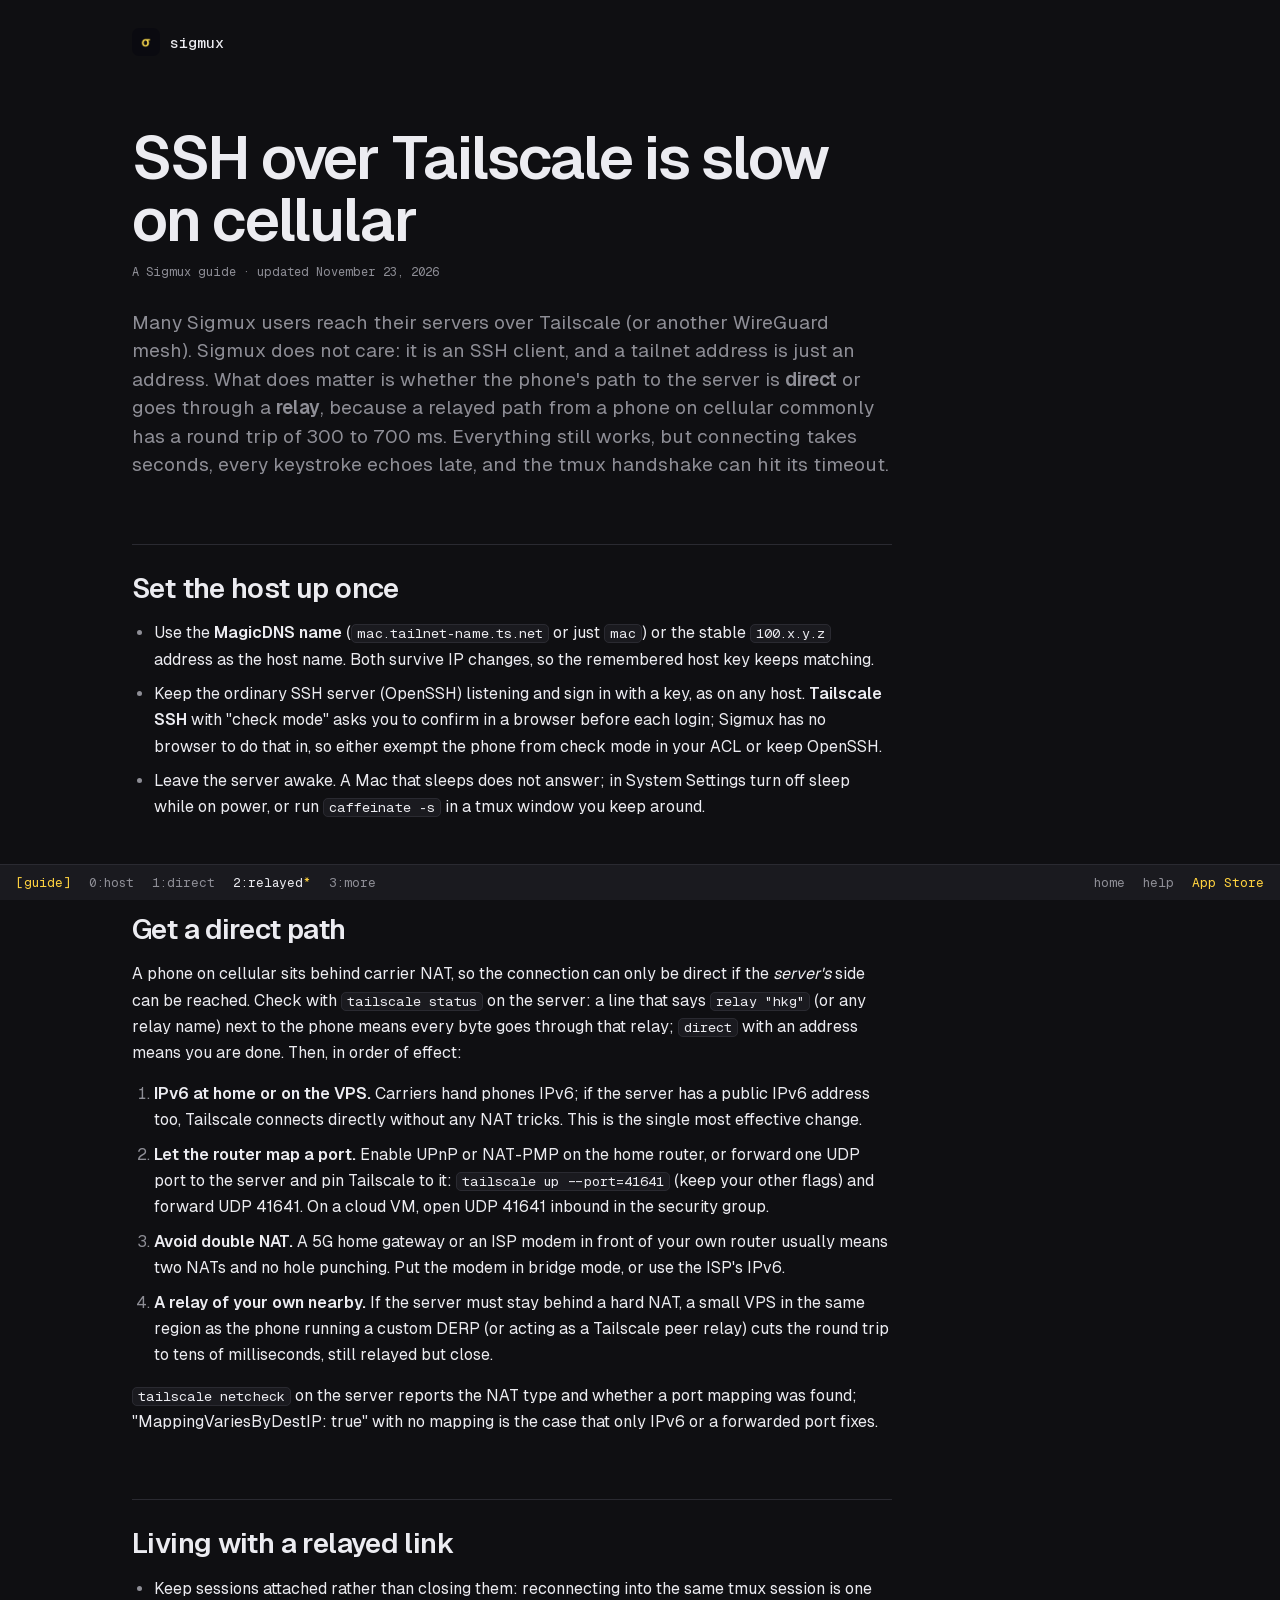
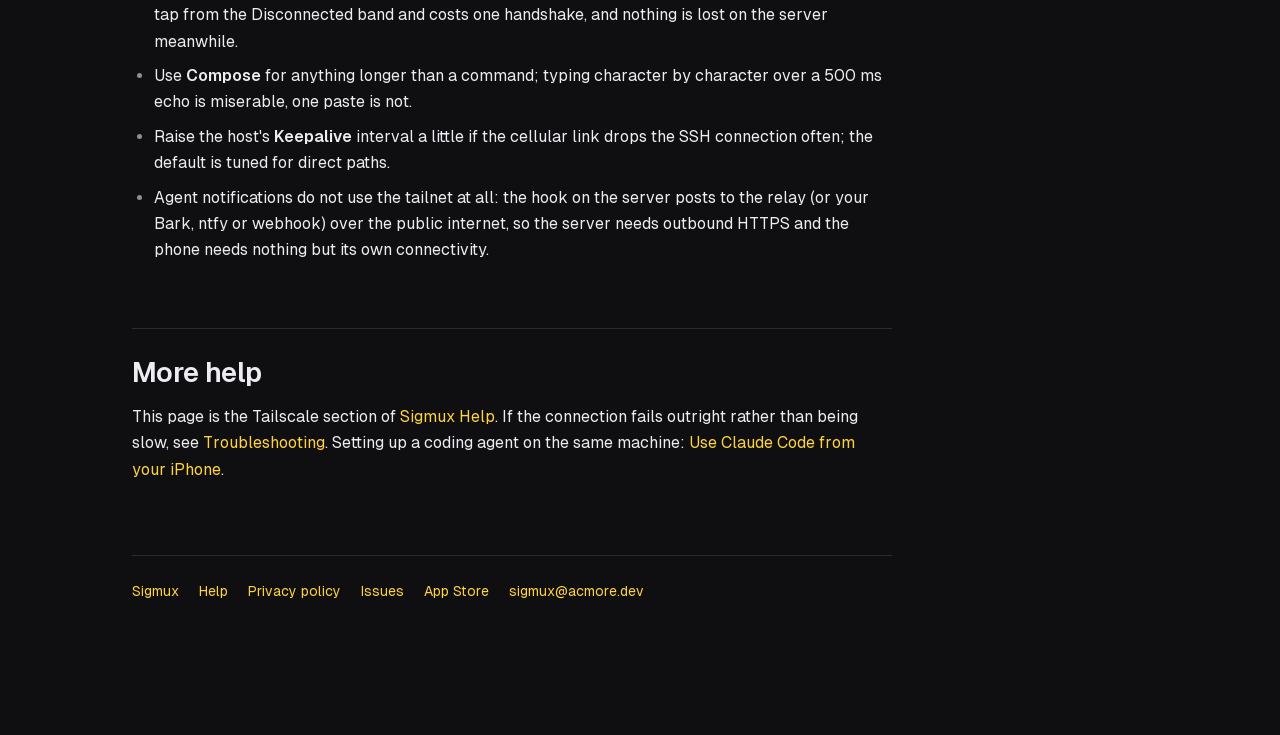
<file: guides/tailscale-ssh-slow-on-cellular.html>
<!DOCTYPE html>
<html lang="en">
<head>
<meta charset="utf-8">
<meta name="viewport" content="width=device-width, initial-scale=1">
<title>SSH over Tailscale is slow on cellular: relayed or direct — Sigmux</title>
<meta name="description" content="A phone on cellular often reaches a tailnet machine through a relay, with a 300 to 700 ms round trip. How to check, and how to get a direct path.">
<link rel="canonical" href="https://sigmux.acmore.dev/guides/tailscale-ssh-slow-on-cellular.html">
<meta property="og:type" content="article">
<meta property="og:title" content="SSH over Tailscale is slow on cellular">
<meta property="og:description" content="A phone on cellular often reaches a tailnet machine through a relay, with a 300 to 700 ms round trip. How to check, and how to get a direct path.">
<meta property="og:image" content="https://sigmux.acmore.dev/assets/og.png">
<meta name="twitter:card" content="summary_large_image">
<meta name="theme-color" content="#0F0F12">
<script type="application/ld+json">
{
  "@context": "https://schema.org",
  "@type": "TechArticle",
  "headline": "SSH over Tailscale is slow on cellular",
  "description": "A phone on cellular often reaches a tailnet machine through a relay, with a 300 to 700 ms round trip. How to check, and how to get a direct path.",
  "dateModified": "2026-11-23",
  "author": {
    "@type": "Person",
    "name": "acmore"
  },
  "mainEntityOfPage": "https://sigmux.acmore.dev/guides/tailscale-ssh-slow-on-cellular.html"
}
</script>
<link rel="icon" type="image/png" href="../assets/icon-64.png">
<link rel="apple-touch-icon" href="../assets/icon-180.png">
<link rel="preload" href="../fonts/Geist.woff2" as="font" type="font/woff2" crossorigin>
<style>
  @font-face { font-family: "Geist"; src: url("../fonts/Geist.woff2") format("woff2"); font-weight: 100 900; font-display: swap; }
  @font-face { font-family: "Geist Mono"; src: url("../fonts/GeistMono.woff2") format("woff2"); font-weight: 100 900; font-display: swap; }
  :root {
    --bg: #0F0F12;
    --surface: #1A1A1F;
    --border: #2A2A31;
    --text: #ECECF1;
    --muted: #8E8E96;
    --accent: #FFD23F;
    --sans: "Geist", -apple-system, BlinkMacSystemFont, "Segoe UI", Helvetica, Arial, sans-serif;
    --mono: "Geist Mono", ui-monospace, "SF Mono", Menlo, monospace;
    --bar: 36px;
  }
  * { box-sizing: border-box; }
  html { scroll-behavior: smooth; scroll-padding-top: 24px; }
  body {
    margin: 0;
    background: var(--bg);
    color: var(--text);
    font: 16px/1.65 var(--sans);
    padding-bottom: var(--bar);
    -webkit-font-smoothing: antialiased;
  }
  a { color: var(--accent); text-decoration: none; }
  a:hover { text-decoration: underline; }
  a:focus-visible, summary:focus-visible { outline: 2px solid var(--accent); outline-offset: 3px; border-radius: 4px; }
  img { display: block; max-width: 100%; height: auto; }

  .page { max-width: 1080px; margin: 0 auto; padding: 0 32px; }
  .name { display: inline-flex; align-items: center; gap: 10px; padding: 28px 0 0; font: 500 15px var(--mono); color: var(--text); }
  .name:hover { text-decoration: none; }
  .name img { width: 28px; height: 28px; border-radius: 7px; }

  main { max-width: 760px; padding: 64px 0 96px; }
  h1 { margin: 0 0 12px; font-size: clamp(40px, 6vw, 60px); font-weight: 600; line-height: 1.02; letter-spacing: -0.035em; }
  .date { font: 12px/1.5 var(--mono); color: var(--muted); }
  .summary { margin: 28px 0 0; font-size: 19px; line-height: 1.5; color: var(--muted); }

  /* The page's sections, listed the way tmux lists windows. */
  .windows { margin: 40px 0 0; padding: 0; list-style: none; border-top: 1px solid var(--border); }
  .windows li { margin: 0; border-bottom: 1px solid var(--border); }
  .windows a { display: grid; grid-template-columns: 34px 1fr; gap: 0 4px; padding: 12px 0; color: var(--text); }
  .windows a:hover { text-decoration: none; background: var(--surface); }
  .windows .n { font: 14px/1.7 var(--mono); color: var(--accent); }
  .windows .t { font-weight: 500; }
  .windows .d { grid-column: 2; color: var(--muted); font-size: 14.5px; line-height: 1.45; }

  section { padding-top: 28px; margin-top: 64px; border-top: 1px solid var(--border); }
  h2 { margin: 0 0 16px; font-size: 28px; font-weight: 600; line-height: 1.12; letter-spacing: -0.022em; }
  h3 { margin: 32px 0 8px; font-size: 17px; font-weight: 600; }
  p { margin: 0 0 14px; }
  ul, ol { margin: 0 0 14px; padding-left: 22px; }
  li { margin: 8px 0; }
  li::marker { color: var(--muted); }
  strong { font-weight: 600; }

  /* A section with a screenshot beside its text. */
  .shown { display: grid; grid-template-columns: minmax(0, 1fr) 220px; gap: 40px; align-items: start; }
  .shown figure { margin: 4px 0 0; }
  .shown figure img { width: 220px; border-radius: 26px; border: 1px solid var(--border); }
  .shown figcaption { margin-top: 10px; font-size: 13px; line-height: 1.4; color: var(--muted); }

  /* Detail a reader opens when they need it. */
  details { border-top: 1px solid var(--border); }
  details:last-of-type { border-bottom: 1px solid var(--border); margin-bottom: 14px; }
  summary {
    display: flex; align-items: baseline; justify-content: space-between; gap: 16px;
    padding: 14px 0; cursor: pointer; list-style: none;
    font-size: 17px; font-weight: 500; line-height: 1.35;
  }
  summary::-webkit-details-marker { display: none; }
  summary::after { content: "+"; font: 400 18px/1 var(--mono); color: var(--muted); flex: none; }
  details[open] > summary::after { content: "\2212"; color: var(--accent); }
  summary:hover { color: var(--accent); }
  details > .inside { padding: 0 0 12px; }
  details > .inside > :last-child { margin-bottom: 4px; }

  .keys { list-style: none; padding: 0; display: grid; grid-template-columns: repeat(2, minmax(0, 1fr)); gap: 0 40px; }
  .keys li { margin: 0; padding: 14px 0; border-top: 1px solid var(--border); color: var(--muted); font-size: 15px; line-height: 1.55; }
  .keys li strong { color: var(--text); font-weight: 500; }

  code, pre { font-family: var(--mono); font-size: 13.5px; }
  code { background: var(--surface); border: 1px solid var(--border); border-radius: 5px; padding: 1px 5px; }
  pre { background: var(--surface); border: 1px solid var(--border); border-radius: 10px; padding: 14px 16px; overflow-x: auto; margin: 12px 0 16px; line-height: 1.5; }
  pre code { background: none; border: 0; padding: 0; }
  dt { font-weight: 600; margin-top: 12px; }
  dd { margin: 2px 0 0; }
  table { width: 100%; border-collapse: collapse; margin: 12px 0 16px; font-size: 15px; }
  th, td { text-align: left; vertical-align: top; padding: 10px 12px 10px 0; border-top: 1px solid var(--border); }
  th { font-weight: 600; color: var(--muted); border-top: 0; }

  footer { margin-top: 72px; padding-top: 24px; border-top: 1px solid var(--border); font-size: 14px; color: var(--muted); }
  footer a { margin-right: 20px; }

  /* The tmux status line: this page is the session, its sections the windows. */
  .status {
    position: fixed; left: 0; right: 0; bottom: 0; height: var(--bar);
    display: flex; align-items: center; gap: 18px; padding: 0 16px;
    background: var(--surface); border-top: 1px solid var(--border);
    font: 13px var(--mono); white-space: nowrap; overflow-x: auto; scrollbar-width: none;
  }
  .status::-webkit-scrollbar { display: none; }
  .status .session { color: var(--accent); }
  .status a { color: var(--muted); }
  .status a[aria-current] { color: var(--text); }
  .status a[aria-current]::after { content: "*"; color: var(--accent); }
  .status .right { margin-left: auto; display: flex; gap: 18px; padding-left: 18px; }
  .status .right a:last-child { color: var(--accent); }

  @media (max-width: 820px) {
    .page { padding: 0 20px; }
    main { padding: 40px 0 72px; }
    .shown { grid-template-columns: 1fr; gap: 24px; }
    .shown figure img { width: min(240px, 70vw); }
    .keys { grid-template-columns: 1fr; }
    .status { gap: 12px; font-size: 12px; padding: 0 12px; }
  }
  @media (prefers-reduced-motion: reduce) { html { scroll-behavior: auto; } }
</style>
</head>
<body>
<div class="page">
  <a class="name" href="../"><img src="../assets/icon-64.png" alt="" width="28" height="28"><span>sigmux</span></a>

  <main>
  <h1>SSH over Tailscale is slow on cellular</h1>
  <div class="date">A Sigmux guide · updated November 23, 2026</div>

  <div class="summary">
    Many Sigmux users reach their servers over Tailscale (or another
  WireGuard mesh). Sigmux does not care: it is an SSH client, and a tailnet
  address is just an address. What does matter is whether the phone's path
  to the server is <strong>direct</strong> or goes through a
  <strong>relay</strong>, because a relayed path from a phone on cellular
  commonly has a round trip of 300 to 700 ms. Everything still works, but
  connecting takes seconds, every keystroke echoes late, and the tmux
  handshake can hit its timeout.
  </div>

  <section id="host">
  <h2>Set the host up once</h2>
  <ul>
    <li>Use the <strong>MagicDNS name</strong> (<code>mac.tailnet-name.ts.net</code>
    or just <code>mac</code>) or the stable <code>100.x.y.z</code> address as
    the host name. Both survive IP changes, so the remembered host key keeps
    matching.</li>
    <li>Keep the ordinary SSH server (OpenSSH) listening and sign in with a
    key, as on any host. <strong>Tailscale SSH</strong> with "check mode"
    asks you to confirm in a browser before each login; Sigmux has no browser
    to do that in, so either exempt the phone from check mode in your ACL or
    keep OpenSSH.</li>
    <li>Leave the server awake. A Mac that sleeps does not answer; in System
    Settings turn off sleep while on power, or run <code>caffeinate -s</code>
    in a tmux window you keep around.</li>
  </ul>
  </section>

  <section id="direct">
  <h2>Get a direct path</h2>
  <p>A phone on cellular sits behind carrier NAT, so the connection can only
  be direct if the <em>server's</em> side can be reached. Check with
  <code>tailscale status</code> on the server: a line that says
  <code>relay "hkg"</code> (or any relay name) next to the phone means every
  byte goes through that relay; <code>direct</code> with an address means
  you are done. Then, in order of effect:</p>
  <ol>
    <li><strong>IPv6 at home or on the VPS.</strong> Carriers hand phones
    IPv6; if the server has a public IPv6 address too, Tailscale connects
    directly without any NAT tricks. This is the single most effective
    change.</li>
    <li><strong>Let the router map a port.</strong> Enable UPnP or NAT-PMP on
    the home router, or forward one UDP port to the server and pin Tailscale
    to it: <code>tailscale up --port=41641</code> (keep your other flags) and
    forward UDP 41641. On a cloud VM, open UDP 41641 inbound in the security
    group.</li>
    <li><strong>Avoid double NAT.</strong> A 5G home gateway or an ISP modem
    in front of your own router usually means two NATs and no hole punching.
    Put the modem in bridge mode, or use the ISP's IPv6.</li>
    <li><strong>A relay of your own nearby.</strong> If the server must stay
    behind a hard NAT, a small VPS in the same region as the phone running a
    custom DERP (or acting as a Tailscale peer relay) cuts the round trip to
    tens of milliseconds, still relayed but close.</li>
  </ol>
  <p><code>tailscale netcheck</code> on the server reports the NAT type and
  whether a port mapping was found; "MappingVariesByDestIP: true" with no
  mapping is the case that only IPv6 or a forwarded port fixes.</p>
  </section>

  <section id="relayed">
  <h2>Living with a relayed link</h2>
  <ul>
    <li>Keep sessions attached rather than closing them: reconnecting into
    the same tmux session is one tap from the Disconnected band and costs one
    handshake, and nothing is lost on the server meanwhile.</li>
    <li>Use <strong>Compose</strong> for anything longer than a command;
    typing character by character over a 500 ms echo is miserable, one paste
    is not.</li>
    <li>Raise the host's <strong>Keepalive</strong> interval a little if the
    cellular link drops the SSH connection often; the default is tuned for
    direct paths.</li>
    <li>Agent notifications do not use the tailnet at all: the hook on the
    server posts to the relay (or your Bark, ntfy or webhook) over the public
    internet, so the server needs outbound HTTPS and the phone needs nothing
    but its own connectivity.</li>
  </ul>
  </section>

  <section id="more">
  <h2>More help</h2>
  <p>This page is the Tailscale section of <a href="../help.html">Sigmux
  Help</a>. If the connection fails outright rather than being slow, see
  <a href="../help.html#troubleshooting">Troubleshooting</a>. Setting up a
  coding agent on the same machine:
  <a href="claude-code-from-iphone.html">Use Claude Code from your iPhone</a>.</p>
  </section>

  <footer><a href="../">Sigmux</a><a href="../help.html">Help</a><a href="../privacy.html">Privacy policy</a><a href="https://github.com/acmore/sigmux-site/issues">Issues</a><a href="https://apps.apple.com/app/sigmux/id6769982547">App Store</a><a href="mailto:sigmux@acmore.dev">sigmux@acmore.dev</a></footer>
  </main>
</div>

<nav class="status" aria-label="Sections">
  <span class="session">[guide]</span>
  <a href="#host">0:host</a>
  <a href="#direct">1:direct</a>
  <a href="#relayed">2:relayed</a>
  <a href="#more">3:more</a>
  <span class="right"><a href="../">home</a><a href="../help.html">help</a><a href="https://apps.apple.com/app/sigmux/id6769982547">App Store</a></span>
</nav>

<script>
  (function () {
    // Mark the section on screen as the current window, the way tmux does,
    // and keep it in view when the list is wider than the screen.
    var bar = document.querySelector(".status");
    var links = {};
    bar.querySelectorAll("a[href^='#']").forEach(function (a) { links[a.hash.slice(1)] = a; });
    function mark(id) {
      if (!links[id]) return;
      Object.keys(links).forEach(function (key) { links[key].removeAttribute("aria-current"); });
      links[id].setAttribute("aria-current", "true");
      var left = links[id].offsetLeft - bar.clientWidth / 2 + links[id].offsetWidth / 2;
      bar.scrollLeft = Math.max(0, left);
    }
    var first = document.querySelector("main section[id]");
    if (first) mark(first.id);
    if ("IntersectionObserver" in window) {
      var seen = new IntersectionObserver(function (entries) {
        entries.forEach(function (entry) { if (entry.isIntersecting) mark(entry.target.id); });
      }, { rootMargin: "-45% 0px -50% 0px" });
      document.querySelectorAll("main section[id]").forEach(function (section) { seen.observe(section); });
    }
    // A link to something inside a closed block opens the block.
    function reveal() {
      var target = location.hash && document.getElementById(location.hash.slice(1));
      for (var node = target; node; node = node.parentElement) {
        if (node.tagName === "DETAILS") node.open = true;
      }
      if (target && target.tagName === "DETAILS") target.scrollIntoView();
    }
    window.addEventListener("hashchange", reveal);
    reveal();
  })();
</script>
</body>
</html>
</file>
